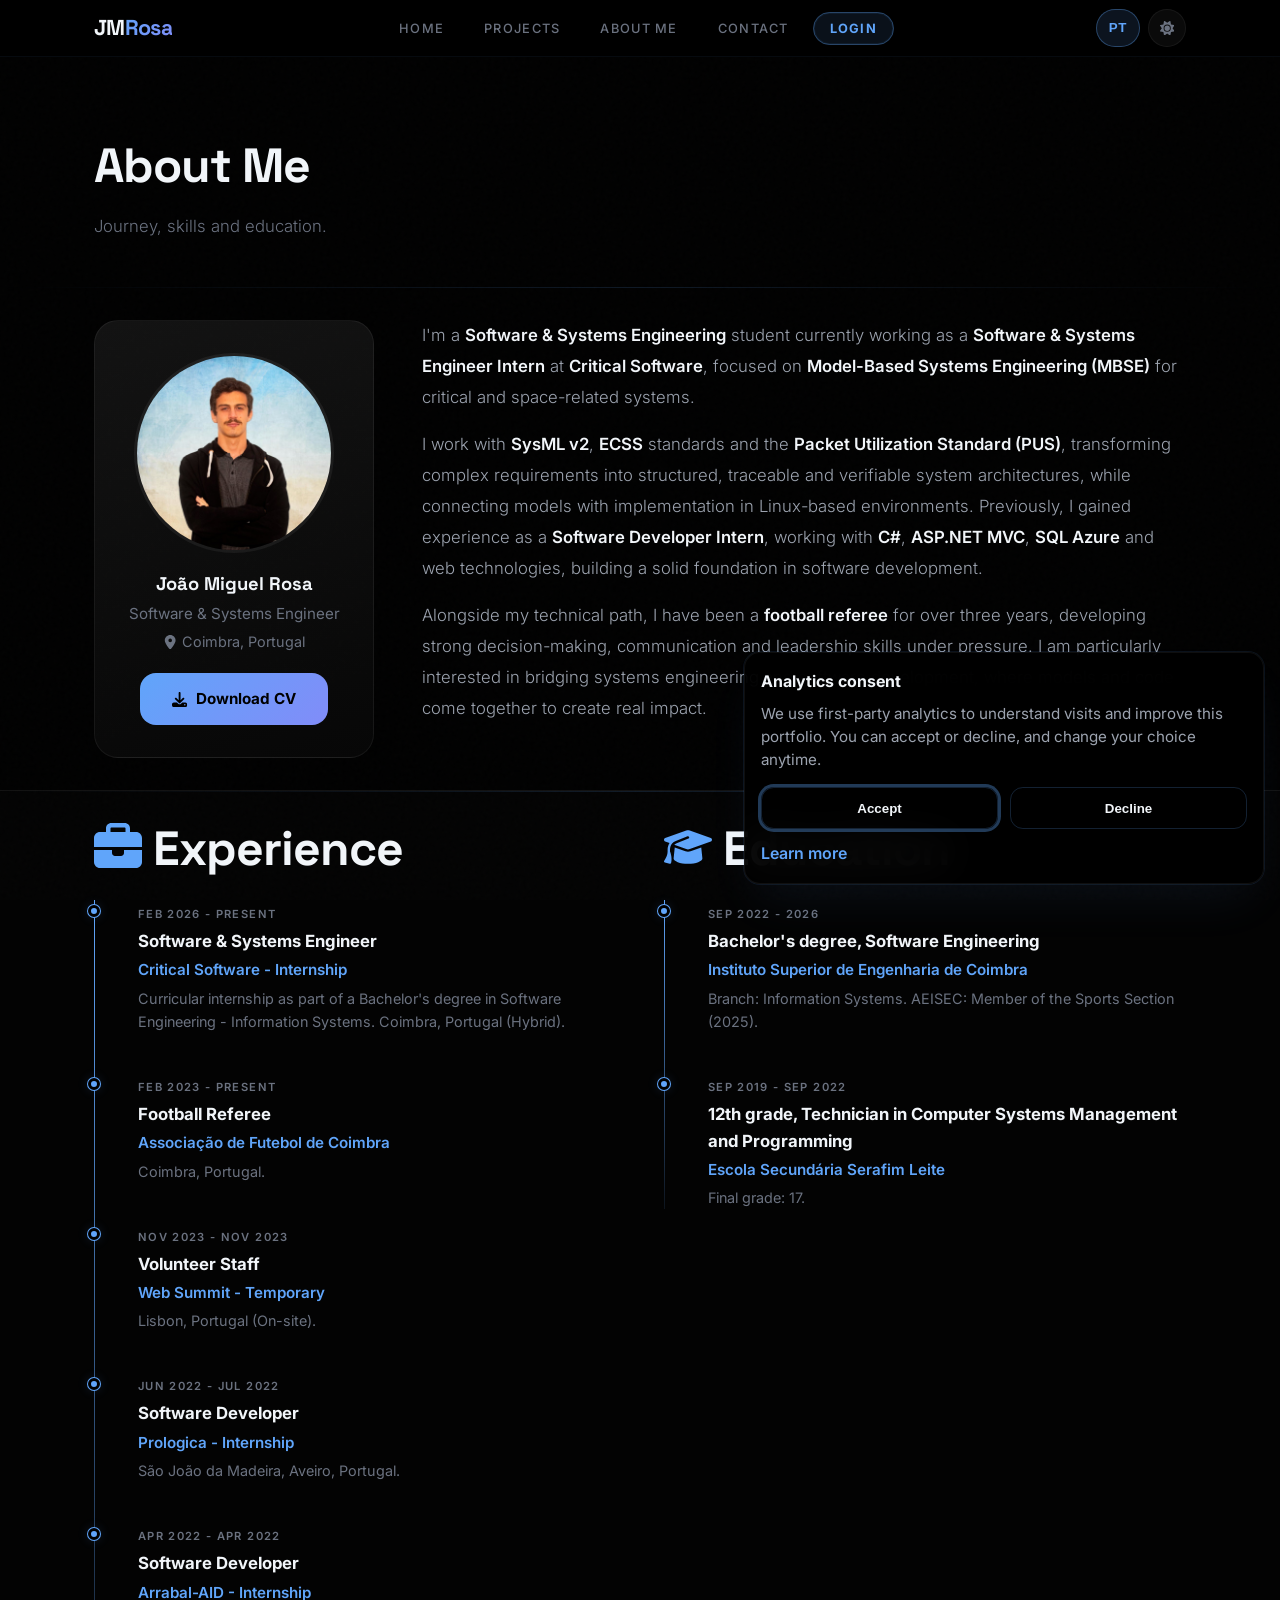
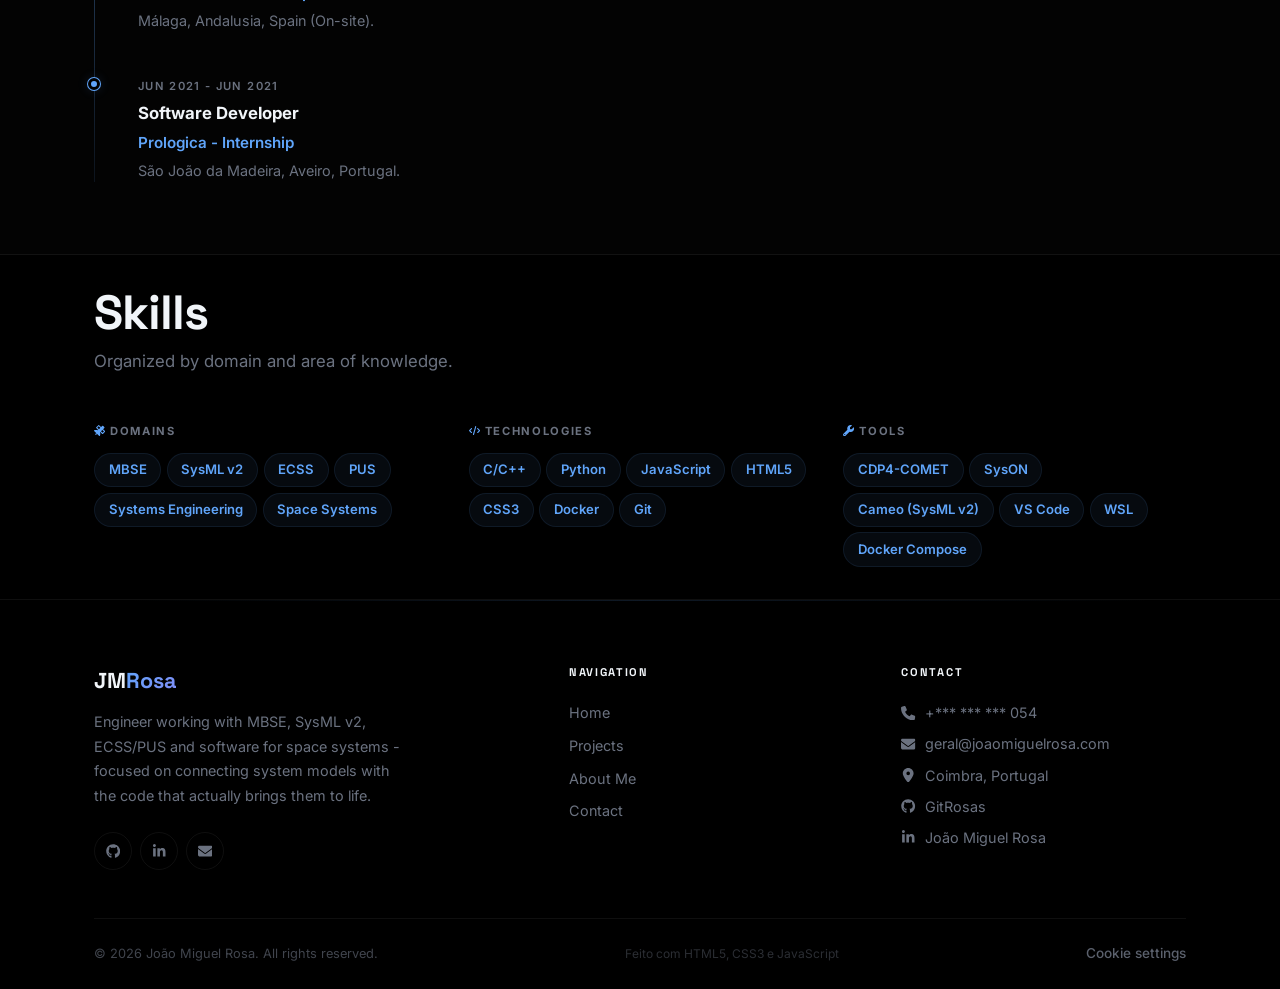
<file: about.html>
<!doctype html>
<html lang="en" class="theme-dark">
<head>
  <meta charset="UTF-8">
  <meta name="viewport" content="width=device-width, initial-scale=1.0">
  <meta name="referrer" content="strict-origin-when-cross-origin">
  <title>About Me — João Miguel Rosa</title>
  <meta name="description" content="About Me João Miguel Rosa — Education, experience, skills and journey in MBSE, SysML v2 and space systems software.">
  <meta name="author" content="João Miguel Rosa">
  <link rel="canonical" href="https://joaomiguelrosa.com/about.html">
  <meta property="og:type" content="profile">
  <meta property="og:title" content="About Me — João Miguel Rosa">
  <meta property="og:description" content="Education, experience and skills in MBSE, SysML v2, ECSS/PUS and space systems software.">
  <meta property="og:url" content="https://joaomiguelrosa.com/about.html">
  <meta property="og:image" content="https://joaomiguelrosa.com/assets/img/foto.jpg">
  <meta name="twitter:card" content="summary">
  <meta name="twitter:title" content="About Me — João Miguel Rosa">
  <meta name="twitter:description" content="Education, experience and skills in MBSE, SysML v2 and space systems.">
  <link rel="icon" href="assets/img/foto.jpg" type="image/jpeg">
  <link rel="preconnect" href="https://fonts.googleapis.com">
  <link rel="preconnect" href="https://fonts.gstatic.com" crossorigin>
  <link rel="stylesheet" href="https://fonts.googleapis.com/css2?family=Inter:wght@300;400;500;600;700&family=Space+Grotesk:wght@500;600;700;800;900&display=swap" media="print" data-defer-css>
  <noscript><link rel="stylesheet" href="https://fonts.googleapis.com/css2?family=Inter:wght@300;400;500;600;700&family=Space+Grotesk:wght@500;600;700;800;900&display=swap"></noscript>
  <link rel="stylesheet" href="assets/css/styles.css">
  <link rel="manifest" href="/manifest.webmanifest">
  <meta name="theme-color" content="#0a0e1a">
  <meta name="apple-mobile-web-app-capable" content="yes">
  <meta name="apple-mobile-web-app-status-bar-style" content="black-translucent">
  <meta name="apple-mobile-web-app-title" content="JM Rosa">
  <link rel="apple-touch-icon" href="/assets/img/icons/apple-touch-icon.png">
  <script type="application/ld+json">
  {
    "@context": "https://schema.org",
    "@type": "Person",
    "name": "João Miguel Rosa",
    "jobTitle": "MBSE & Software Engineer (Space Systems)",
    "url": "https://joaomiguelrosa.com/",
    "image": "https://joaomiguelrosa.com/assets/img/foto.jpg",
    "address": { "@type": "PostalAddress", "addressLocality": "Coimbra", "addressCountry": "PT" },
    "sameAs": [ "https://github.com/GitRosas", "https://www.linkedin.com/in/joaorosa0409/" ]
  }
  </script>
</head>
<body>

  <div class="page-loader" aria-hidden="true"><div class="loader-spinner"></div></div>
  <a class="skip-link" href="#main-content">Skip to main content</a>

<!-- Navbar -->
  <nav class="navbar" id="navbar" aria-label="Main navigation"></nav>

  <main id="main-content">

    <section class="page-header">
      <div class="container">
        <h1>About Me</h1>
        <p>Journey, skills and education.</p>
      </div>
    </section>

    <!-- Bio -->
    <section class="section">
      <div class="container bio-grid">
        <div class="bio-sidebar reveal-left">
          <img src="assets/img/foto.jpg" alt="Photo of João Miguel Rosa" class="avatar" loading="lazy">
          <h2 class="bio-name">João Miguel Rosa</h2>
          <p class="bio-role">Software &amp; Systems Engineer</p>
          <p class="bio-location"><svg class="icon" aria-hidden="true"><use href="assets/img/icons.svg#location-dot"></use></svg> Coimbra, Portugal</p>
          <a href="assets/data/LastCVEN.pdf" class="btn btn-primary" target="_blank" rel="noopener noreferrer"><svg class="icon" aria-hidden="true"><use href="assets/img/icons.svg#download"></use></svg> Download CV</a>
        </div>
        <div class="bio-content reveal-right">
          <p>I'm a <strong>Software &amp; Systems Engineering</strong> student currently working as a <strong>Software &amp; Systems Engineer Intern</strong> at <strong>Critical Software</strong>, focused on <strong>Model-Based Systems Engineering (MBSE)</strong> for critical and space-related systems.</p>
          <p>I work with <strong>SysML v2</strong>, <strong>ECSS</strong> standards and the <strong>Packet Utilization Standard (PUS)</strong>, transforming complex requirements into structured, traceable and verifiable system architectures, while connecting models with implementation in Linux-based environments. Previously, I gained experience as a <strong>Software Developer Intern</strong>, working with <strong>C#</strong>, <strong>ASP.NET MVC</strong>, <strong>SQL Azure</strong> and web technologies, building a solid foundation in software development.</p>
          <p>Alongside my technical path, I have been a <strong>football referee</strong> for over three years, developing strong decision-making, communication and leadership skills under pressure. I am particularly interested in bridging systems engineering and software development, where models and code come together to create real impact.</p>
        </div>
      </div>
    </section>

    <!-- Experience & Education -->
    <section class="section section-alt">
      <div class="container two-col">
        <div class="reveal-left">
          <h2 class="section-title"><svg class="icon icon-accent" aria-hidden="true"><use href="assets/img/icons.svg#briefcase"></use></svg> Experience</h2>
          <div class="timeline">
            <div class="timeline-item">
              <span class="timeline-date">Feb 2026 — Present</span>
              <h3 class="timeline-title">Software &amp; Systems Engineer</h3>
              <span class="timeline-org">Critical Software — Internship</span>
              <p class="timeline-desc">Curricular internship as part of a Bachelor's degree in Software Engineering - Information Systems. Coimbra, Portugal (Hybrid).</p>
            </div>
            <div class="timeline-item">
              <span class="timeline-date">Feb 2023 — Present</span>
              <h3 class="timeline-title">Football Referee</h3>
              <span class="timeline-org">Associação de Futebol de Coimbra</span>
              <p class="timeline-desc">Coimbra, Portugal.</p>
            </div>
            <div class="timeline-item">
              <span class="timeline-date">Nov 2023 — Nov 2023</span>
              <h3 class="timeline-title">Volunteer Staff</h3>
              <span class="timeline-org">Web Summit — Temporary</span>
              <p class="timeline-desc">Lisbon, Portugal (On-site).</p>
            </div>
            <div class="timeline-item">
              <span class="timeline-date">Jun 2022 — Jul 2022</span>
              <h3 class="timeline-title">Software Developer</h3>
              <span class="timeline-org">Prologica — Internship</span>
              <p class="timeline-desc">São João da Madeira, Aveiro, Portugal.</p>
            </div>
            <div class="timeline-item">
              <span class="timeline-date">Apr 2022 — Apr 2022</span>
              <h3 class="timeline-title">Software Developer</h3>
              <span class="timeline-org">Arrabal-AID — Internship</span>
              <p class="timeline-desc">Málaga, Andalusia, Spain (On-site).</p>
            </div>
            <div class="timeline-item">
              <span class="timeline-date">Jun 2021 — Jun 2021</span>
              <h3 class="timeline-title">Software Developer</h3>
              <span class="timeline-org">Prologica — Internship</span>
              <p class="timeline-desc">São João da Madeira, Aveiro, Portugal.</p>
            </div>
          </div>
        </div>
        <div class="reveal-right">
          <h2 class="section-title"><svg class="icon icon-accent" aria-hidden="true"><use href="assets/img/icons.svg#graduation-cap"></use></svg> Education</h2>
          <div class="timeline">
            <div class="timeline-item">
              <span class="timeline-date">Sep 2022 — 2026</span>
              <h3 class="timeline-title">Bachelor's degree, Software Engineering</h3>
              <span class="timeline-org">Instituto Superior de Engenharia de Coimbra</span>
              <p class="timeline-desc">Branch: Information Systems. AEISEC: Member of the Sports Section (2025).</p>
            </div>
            <div class="timeline-item">
              <span class="timeline-date">Sep 2019 — Sep 2022</span>
              <h3 class="timeline-title">12th grade, Technician in Computer Systems Management and Programming</h3>
              <span class="timeline-org">Escola Secundária Serafim Leite</span>
              <p class="timeline-desc">Final grade: 17.</p>
            </div>
          </div>
        </div>
      </div>
    </section>

    <!-- Skills -->
    <section class="section" aria-labelledby="skills-heading">
      <div class="container">
        <h2 class="section-title" id="skills-heading">Skills</h2>
        <p class="section-subtitle">Organized by domain and area of knowledge.</p>
        <div class="skills-grid">
          <div class="reveal">
            <h3 class="skill-group-title"><svg class="icon icon-accent" aria-hidden="true"><use href="assets/img/icons.svg#satellite"></use></svg> Domains</h3>
            <div class="skill-badges">
              <span class="skill-badge">MBSE</span><span class="skill-badge">SysML v2</span><span class="skill-badge">ECSS</span><span class="skill-badge">PUS</span><span class="skill-badge">Systems Engineering</span><span class="skill-badge">Space Systems</span>
            </div>
          </div>
          <div class="reveal">
            <h3 class="skill-group-title"><svg class="icon icon-accent" aria-hidden="true"><use href="assets/img/icons.svg#code"></use></svg> Technologies</h3>
            <div class="skill-badges">
              <span class="skill-badge">C/C++</span><span class="skill-badge">Python</span><span class="skill-badge">JavaScript</span><span class="skill-badge">HTML5</span><span class="skill-badge">CSS3</span><span class="skill-badge">Docker</span><span class="skill-badge">Git</span>
            </div>
          </div>
          <div class="reveal">
            <h3 class="skill-group-title"><svg class="icon icon-accent" aria-hidden="true"><use href="assets/img/icons.svg#wrench"></use></svg> Tools</h3>
            <div class="skill-badges">
              <span class="skill-badge">CDP4-COMET</span><span class="skill-badge">SysON</span><span class="skill-badge">Cameo (SysML v2)</span><span class="skill-badge">VS Code</span><span class="skill-badge">WSL</span><span class="skill-badge">Docker Compose</span>
            </div>
          </div>
        </div>
      </div>
    </section>

  </main>

  <button class="back-to-top" id="back-to-top" aria-label="Back to top" type="button">
    <svg class="icon" aria-hidden="true"><use href="assets/img/icons.svg#chevron-up"></use></svg>
  </button>

<!-- Footer -->
  <footer class="footer"></footer>

  <script src="assets/js/components.js" defer></script>
  <script src="assets/js/consent.js"></script>

  <script src="assets/js/font-loader.js" defer></script>
  <script src="assets/js/main.js" defer></script>
  <script src="/assets/js/pwa.js" defer></script>
</body>
</html>
</file>
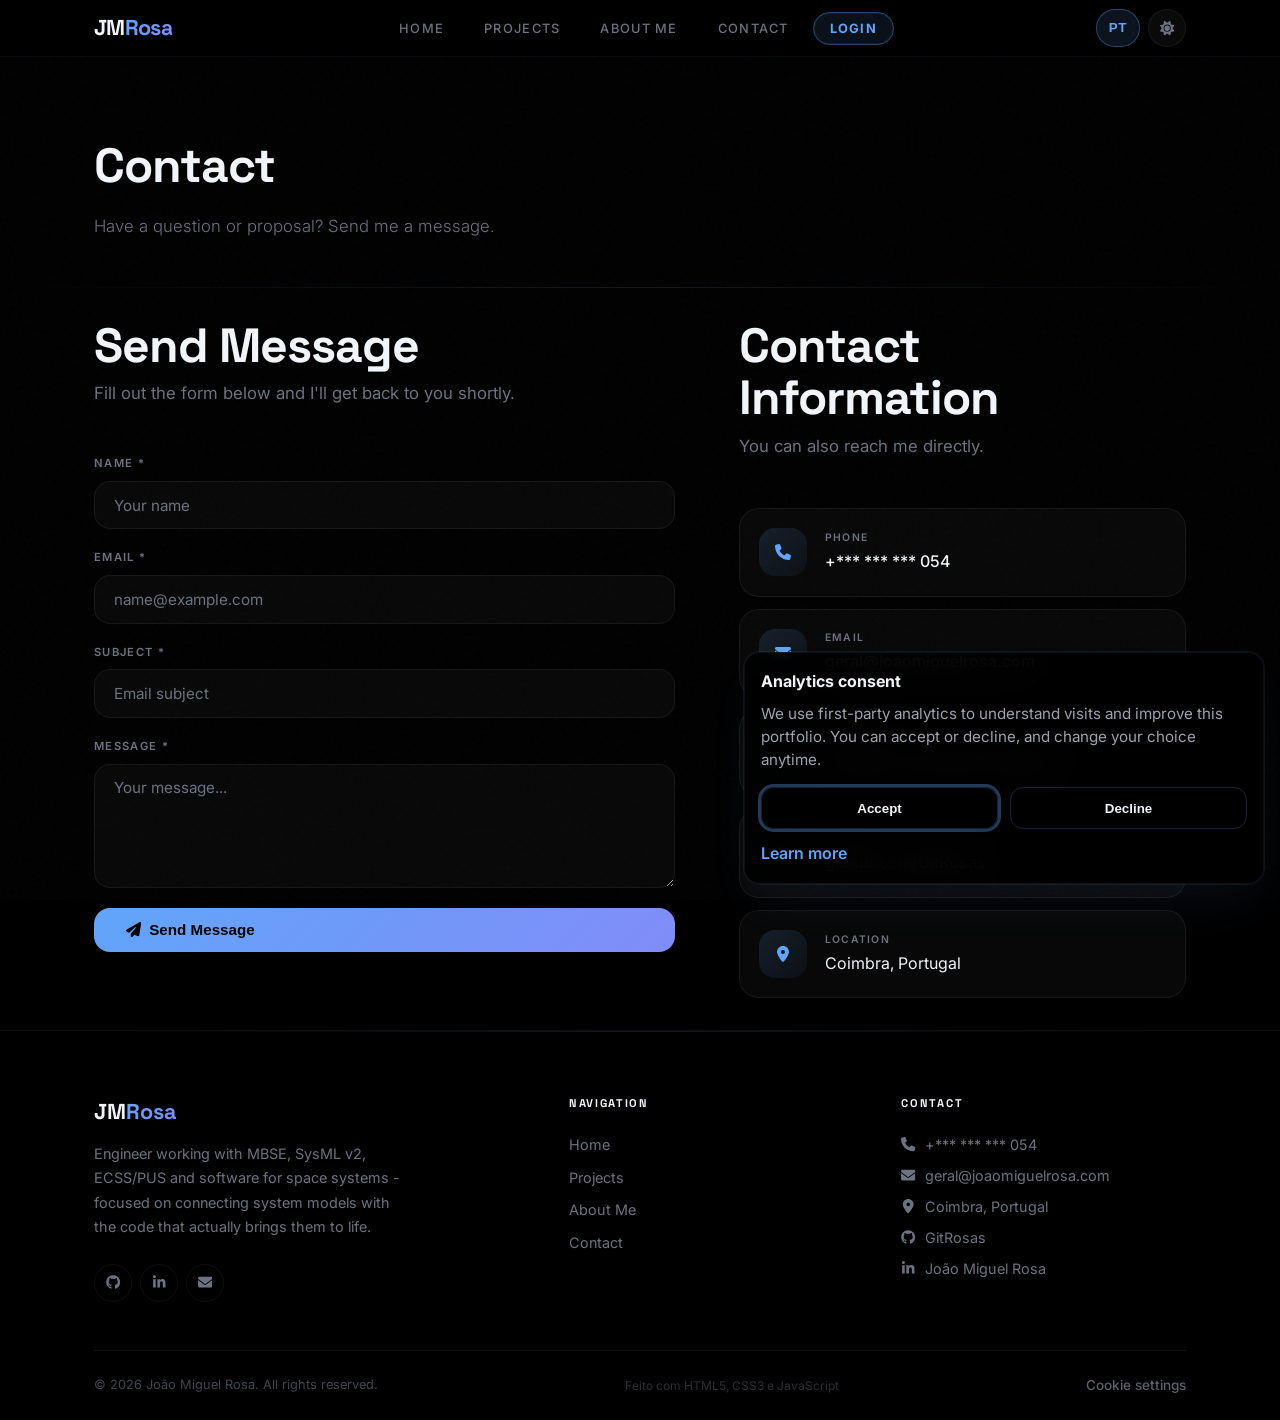
<file: contact.html>
<!doctype html>
<html lang="en" class="theme-dark">
<head>
  <meta charset="UTF-8">
  <meta name="viewport" content="width=device-width, initial-scale=1.0">
  <meta name="referrer" content="strict-origin-when-cross-origin">
  <title>Contact — João Miguel Rosa</title>
  <meta name="description" content="Get in touch with João Miguel Rosa — contact form, email, GitHub and LinkedIn.">
  <meta name="author" content="João Miguel Rosa">
  <link rel="canonical" href="https://joaomiguelrosa.com/contact.html">
  <meta property="og:type" content="website">
  <meta property="og:title" content="Contact — João Miguel Rosa">
  <meta property="og:description" content="Get in touch — contact form, email, GitHub and LinkedIn.">
  <meta property="og:url" content="https://joaomiguelrosa.com/contact.html">
  <meta property="og:image" content="https://joaomiguelrosa.com/assets/img/foto.jpg">
  <meta name="twitter:card" content="summary">
  <meta name="twitter:title" content="Contact — João Miguel Rosa">
  <meta name="twitter:description" content="Get in touch — contact form, email, GitHub and LinkedIn.">
  <link rel="icon" href="assets/img/foto.jpg" type="image/jpeg">
  <link rel="preconnect" href="https://fonts.googleapis.com">
  <link rel="preconnect" href="https://fonts.gstatic.com" crossorigin>
  <link rel="stylesheet" href="https://fonts.googleapis.com/css2?family=Inter:wght@300;400;500;600;700&family=Space+Grotesk:wght@500;600;700;800;900&display=swap" media="print" data-defer-css>
  <noscript><link rel="stylesheet" href="https://fonts.googleapis.com/css2?family=Inter:wght@300;400;500;600;700&family=Space+Grotesk:wght@500;600;700;800;900&display=swap"></noscript>
  <link rel="stylesheet" href="assets/css/styles.css">
  <link rel="manifest" href="/manifest.webmanifest">
  <meta name="theme-color" content="#0a0e1a">
  <meta name="apple-mobile-web-app-capable" content="yes">
  <meta name="apple-mobile-web-app-status-bar-style" content="black-translucent">
  <meta name="apple-mobile-web-app-title" content="JM Rosa">
  <link rel="apple-touch-icon" href="/assets/img/icons/apple-touch-icon.png">
</head>
<body>

  <div class="page-loader" aria-hidden="true"><div class="loader-spinner"></div></div>
  <a class="skip-link" href="#main-content">Skip to main content</a>

<!-- Navbar -->
  <nav class="navbar" id="navbar" aria-label="Main navigation"></nav>

  <main id="main-content">

    <section class="page-header">
      <div class="container">
        <h1>Contact</h1>
        <p>Have a question or proposal? Send me a message.</p>
      </div>
    </section>

    <section class="section">
      <div class="container contact-grid">

        <!-- Form -->
        <div class="reveal-left">
          <h2 class="section-title">Send Message</h2>
          <p class="section-subtitle">Fill out the form below and I'll get back to you shortly.</p>
          <form id="contact-form" class="contact-form" action="#" method="POST" novalidate data-endpoint="https://api.joaomiguelrosa.com/contact">
            <div class="form-group">
              <label for="contact-name" class="form-label">Name <span aria-hidden="true">*</span></label>
              <input type="text" class="form-input" id="contact-name" name="name" placeholder="Your name" required minlength="2" autocomplete="name" aria-required="true">
              <span class="form-error">Please enter your name (min. 2 characters).</span>
            </div>
            <div class="form-group">
              <label for="contact-email" class="form-label">Email <span aria-hidden="true">*</span></label>
              <input type="email" class="form-input" id="contact-email" name="email" placeholder="name@example.com" required autocomplete="email" aria-required="true">
              <span class="form-error">Please enter a valid email address.</span>
            </div>
            <div class="form-group">
              <label for="contact-subject" class="form-label">Subject <span aria-hidden="true">*</span></label>
              <input type="text" class="form-input" id="contact-subject" name="subject" placeholder="Email subject" required minlength="3" aria-required="true">
              <span class="form-error">Please enter a subject (min. 3 characters).</span>
            </div>
            <div class="form-group">
              <label for="contact-message" class="form-label">Message <span aria-hidden="true">*</span></label>
              <textarea class="form-input" id="contact-message" name="message" rows="5" placeholder="Your message..." required minlength="10" aria-required="true"></textarea>
              <span class="form-error">Please write a message (min. 10 characters).</span>
            </div>
            <div class="honeypot-field" aria-hidden="true">
              <label for="contact-hp">Do not fill</label>
              <input type="text" id="contact-hp" name="_gotcha" tabindex="-1" autocomplete="off">
            </div>
            <button type="submit" class="btn btn-primary"><svg class="icon" aria-hidden="true"><use href="assets/img/icons.svg#paper-plane"></use></svg> Send Message</button>
            <div class="form-alert success" id="form-alert-success" role="alert" tabindex="-1">
              <svg class="icon" aria-hidden="true"><use href="assets/img/icons.svg#circle-check"></use></svg> Message sent successfully! I'll get back to you shortly.
            </div>
            <div class="form-alert error" id="form-alert-error" role="alert" tabindex="-1">
              <svg class="icon" aria-hidden="true"><use href="assets/img/icons.svg#circle-xmark"></use></svg> An error occurred sending the message.
            </div>
          </form>
        </div>

        <!-- Info -->
        <div class="reveal-right">
          <h2 class="section-title">Contact Information</h2>
          <p class="section-subtitle">You can also reach me directly.</p>
          <div class="contact-info-list">
            <div class="contact-info-item">
              <div class="contact-info-icon"><svg class="icon" aria-hidden="true"><use href="assets/img/icons.svg#phone"></use></svg></div>
              <div><span class="contact-info-label">Phone</span><a href="tel:+351912705054">+351 912 705 054</a></div>
            </div>
            <div class="contact-info-item">
              <div class="contact-info-icon"><svg class="icon" aria-hidden="true"><use href="assets/img/icons.svg#envelope"></use></svg></div>
              <div><span class="contact-info-label">Email</span><a href="mailto:geral@joaomiguelrosa.com">geral@joaomiguelrosa.com</a></div>
            </div>
            <div class="contact-info-item">
              <div class="contact-info-icon"><svg class="icon" aria-hidden="true"><use href="assets/img/icons.svg#linkedin-in"></use></svg></div>
              <div><span class="contact-info-label">LinkedIn</span><a href="https://www.linkedin.com/in/joaorosa0409/" target="_blank" rel="noopener noreferrer">linkedin.com/in/joaorosa0409</a></div>
            </div>
            <div class="contact-info-item">
              <div class="contact-info-icon"><svg class="icon" aria-hidden="true"><use href="assets/img/icons.svg#github"></use></svg></div>
              <div><span class="contact-info-label">GitHub</span><a href="https://github.com/GitRosas" target="_blank" rel="noopener noreferrer">github.com/GitRosas</a></div>
            </div>
            <div class="contact-info-item">
              <div class="contact-info-icon"><svg class="icon" aria-hidden="true"><use href="assets/img/icons.svg#location-dot"></use></svg></div>
              <div><span class="contact-info-label">Localização</span><span>Coimbra, Portugal</span></div>
            </div>
          </div>
        </div>

      </div>
    </section>

  </main>

  <button class="back-to-top" id="back-to-top" aria-label="Back to top" type="button">
    <svg class="icon" aria-hidden="true"><use href="assets/img/icons.svg#chevron-up"></use></svg>
  </button>

<!-- Footer -->
  <footer class="footer"></footer>

  <script src="assets/js/components.js" defer></script>
  <script src="assets/js/consent.js"></script>

  <script src="assets/js/font-loader.js" defer></script>
  <script src="assets/js/main.js" defer></script>
  <script src="/assets/js/pwa.js" defer></script>
</body>
</html>
</file>
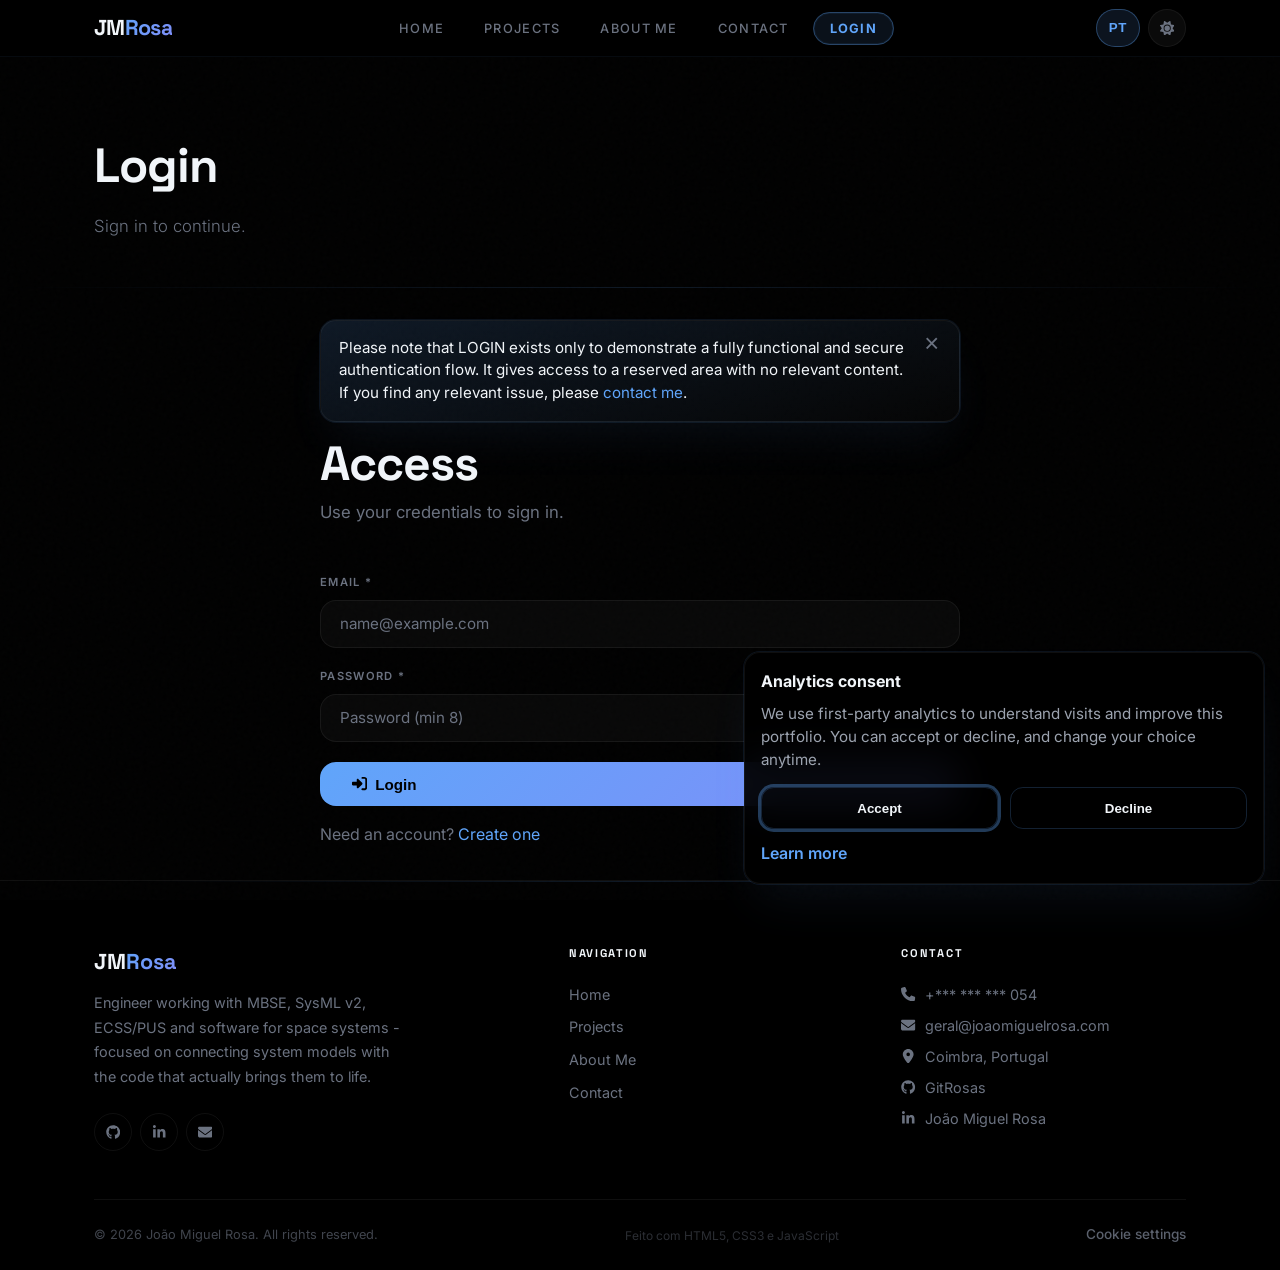
<file: dashboard.html>
<!doctype html>
<html lang="en" class="theme-dark">
<head>
  <meta charset="UTF-8">
  <meta name="viewport" content="width=device-width, initial-scale=1.0">
  <meta name="referrer" content="strict-origin-when-cross-origin">
  <title>Dashboard - João Miguel Rosa</title>
  <meta name="description" content="Private dashboard with analytics and account activity.">
  <meta name="robots" content="noindex, nofollow, noarchive">
  <meta name="author" content="João Miguel Rosa">
  <link rel="canonical" href="https://joaomiguelrosa.com/dashboard.html">
  <meta property="og:type" content="website">
  <meta property="og:title" content="Dashboard - João Miguel Rosa">
  <meta property="og:description" content="Private dashboard with analytics and account activity.">
  <meta property="og:url" content="https://joaomiguelrosa.com/dashboard.html">
  <meta property="og:image" content="https://joaomiguelrosa.com/assets/img/foto.jpg">
  <meta name="twitter:card" content="summary">
  <meta name="twitter:title" content="Dashboard - João Miguel Rosa">
  <meta name="twitter:description" content="Private dashboard with analytics and account activity.">
  <link rel="icon" href="assets/img/foto.jpg" type="image/jpeg">
  <link rel="preconnect" href="https://fonts.googleapis.com">
  <link rel="preconnect" href="https://fonts.gstatic.com" crossorigin>
  <link rel="stylesheet" href="https://fonts.googleapis.com/css2?family=Inter:wght@300;400;500;600;700&family=Space+Grotesk:wght@500;600;700;800;900&display=swap" media="print" data-defer-css>
  <noscript><link rel="stylesheet" href="https://fonts.googleapis.com/css2?family=Inter:wght@300;400;500;600;700&family=Space+Grotesk:wght@500;600;700;800;900&display=swap"></noscript>
  <link rel="stylesheet" href="assets/css/styles.css">
  <link rel="stylesheet" href="assets/css/dashboard.css">
  <link rel="manifest" href="/manifest.webmanifest">
  <meta name="theme-color" content="#0a0e1a">
  <meta name="apple-mobile-web-app-capable" content="yes">
  <meta name="apple-mobile-web-app-status-bar-style" content="black-translucent">
  <meta name="apple-mobile-web-app-title" content="JM Rosa">
  <link rel="apple-touch-icon" href="/assets/img/icons/apple-touch-icon.png">
</head>
<body>
  <div class="page-loader" aria-hidden="true"><div class="loader-spinner"></div></div>
  <a class="skip-link" href="#main-content">Skip to main content</a>

  <nav class="navbar" id="navbar" aria-label="Main navigation"></nav>

  <main id="main-content">
    <section class="page-header">
      <div class="container">
        <h1>Dashboard</h1>
        <p id="dash-greeting">Loading…</p>
      </div>
    </section>

    <section class="section">
      <div class="container">
        <div class="dash-tabs" role="tablist">
          <button class="dash-tab is-active" role="tab" data-tab="stats">Stats</button>
          <button class="dash-tab" role="tab" data-tab="projects">Projects</button>
          <button class="dash-tab" role="tab" data-tab="messages">Messages <span class="dash-badge" id="msg-unread-badge" hidden>0</span></button>
          <button class="dash-tab" role="tab" data-tab="notes">Notes</button>
        </div>

        <!-- STATS -->
        <div class="dash-panel is-active" data-panel="stats">
          <div class="dashboard-grid">
            <article class="dashboard-card"><h3>Total events</h3><p id="kpi-events">—</p></article>
            <article class="dashboard-card"><h3>Messages unread</h3><p id="kpi-msg-unread">—</p></article>
            <article class="dashboard-card"><h3>Projects published</h3><p id="kpi-proj-pub">—</p></article>
            <article class="dashboard-card"><h3>Projects drafts</h3><p id="kpi-proj-draft">—</p></article>
            <article class="dashboard-card"><h3>Logins 30d</h3><p id="kpi-logins">—</p></article>
            <article class="dashboard-card"><h3>Contacts 30d</h3><p id="kpi-contacts">—</p></article>
            <article class="dashboard-card"><h3>CV downloads 30d</h3><p id="kpi-cv">—</p></article>
            <article class="dashboard-card"><h3>Pageviews 30d</h3><p id="kpi-pageviews">—</p></article>
            <article class="dashboard-card"><h3>Visitors 30d</h3><p id="kpi-visitors">—</p></article>
            <article class="dashboard-card"><h3>Messages read</h3><p id="kpi-msg-read">—</p></article>
            <article class="dashboard-card"><h3>Registers 30d</h3><p id="kpi-register">—</p></article>
          </div>
          <div class="dashboard-panel" style="margin-top: 1.5rem;">
            <h3>Recent events</h3>
            <ul id="recent-events" class="dashboard-events"><li>Loading…</li></ul>
          </div>
        </div>

        <!-- PROJECTS -->
        <div class="dash-panel" data-panel="projects">
          <div class="dash-toolbar">
            <h2>Projects</h2>
            <button class="btn btn-primary" id="btn-new-project">+ New</button>
          </div>
          <div id="projects-list" class="dash-list"><p>Loading…</p></div>
        </div>

        <!-- MESSAGES -->
        <div class="dash-panel" data-panel="messages">
          <div class="dash-toolbar">
            <h2>Contact messages</h2>
            <button class="btn btn-outline" id="btn-refresh-messages">Refresh</button>
          </div>
          <div id="messages-list" class="dash-list"><p>Loading…</p></div>
        </div>

        <!-- NOTES -->
        <div class="dash-panel" data-panel="notes">
          <div class="dash-toolbar">
            <h2>Notes</h2>
            <button class="btn btn-primary" id="btn-new-note">+ New</button>
          </div>
          <div id="notes-list" class="dash-list"><p>Loading…</p></div>
        </div>
      </div>
    </section>
  </main>

  <!-- Modal generic -->
  <div class="dash-modal" id="dash-modal" hidden>
    <div class="dash-modal-backdrop" data-close></div>
    <div class="dash-modal-card" role="dialog" aria-modal="true" aria-labelledby="dash-modal-title">
      <header>
        <h3 id="dash-modal-title">Title</h3>
        <button class="dash-modal-close" aria-label="Close" data-close>&times;</button>
      </header>
      <div class="dash-modal-body" id="dash-modal-body"></div>
    </div>
  </div>

  <button class="back-to-top" id="back-to-top" aria-label="Back to top" type="button">
    <svg class="icon" aria-hidden="true"><use href="assets/img/icons.svg#chevron-up"></use></svg>
  </button>

  <footer class="footer"></footer>

  <script src="assets/js/components.js" defer></script>
  <script src="assets/js/consent.js"></script>
  <script src="assets/js/font-loader.js" defer></script>
  <script src="assets/js/main.js" defer></script>
  <script src="/assets/js/pwa.js" defer></script>
  <script src="assets/js/dashboard.js" defer></script>
</body>
</html>
</file>
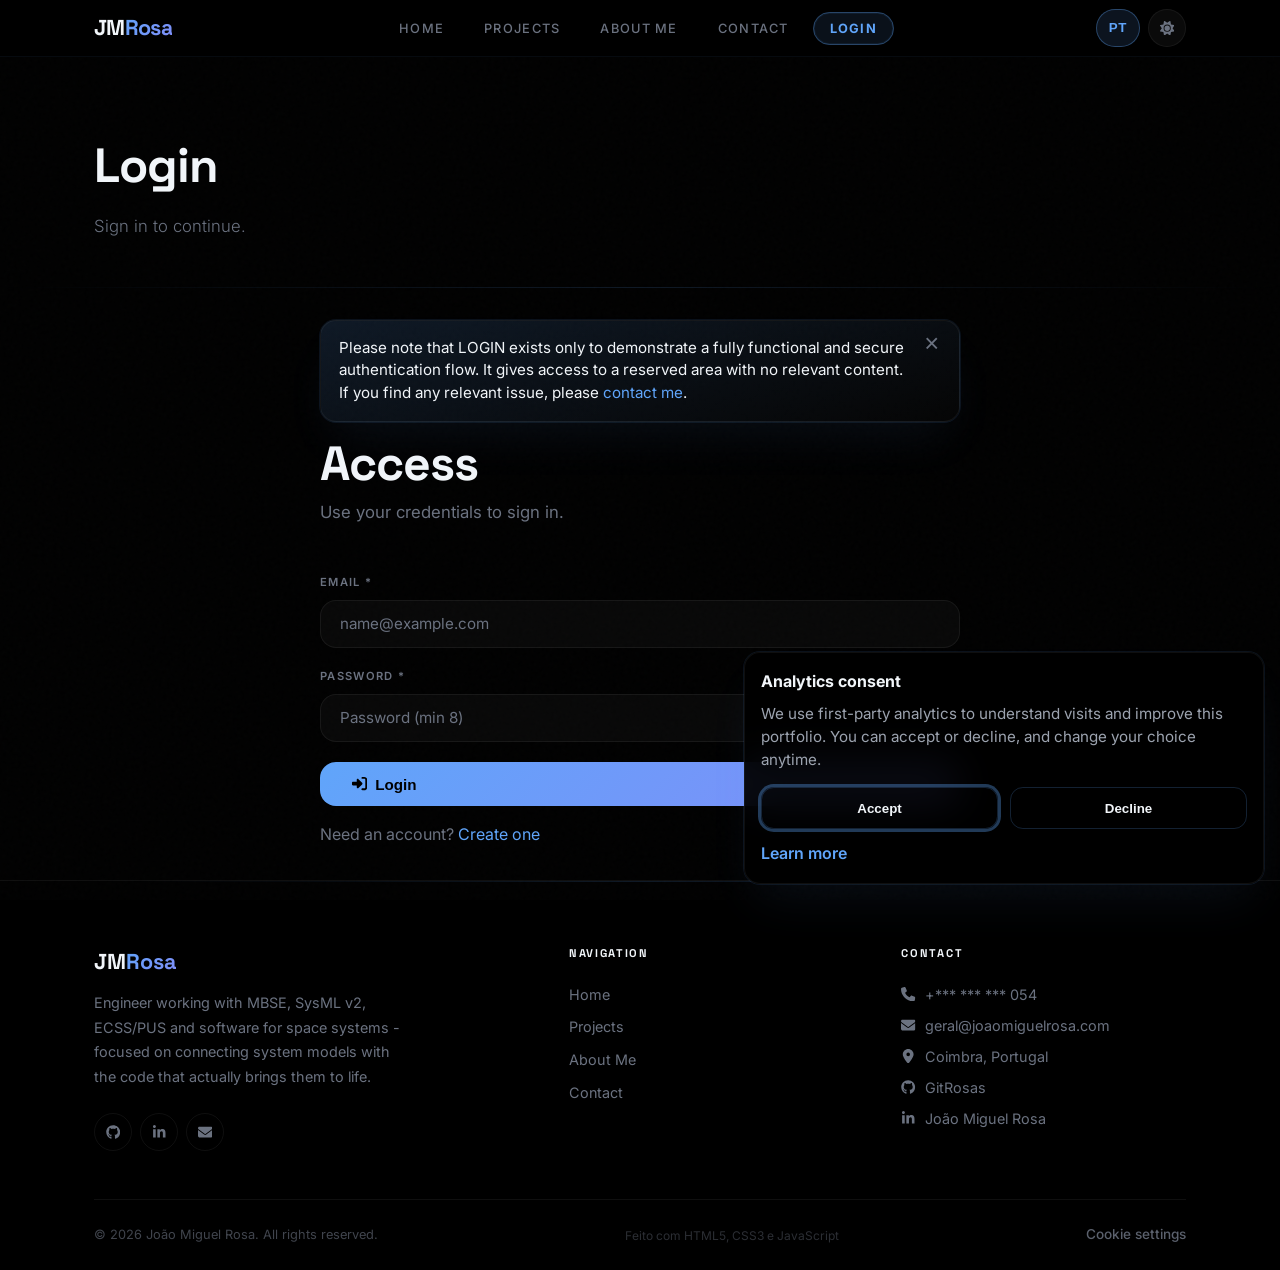
<file: login.html>
<!doctype html>
<html lang="en" class="theme-dark">
<head>
  <meta charset="UTF-8">
  <meta name="viewport" content="width=device-width, initial-scale=1.0">
  <meta name="referrer" content="strict-origin-when-cross-origin">
  <title>Login - João Miguel Rosa</title>
  <meta name="description" content="Login page for João Miguel Rosa portfolio.">
  <meta name="author" content="João Miguel Rosa">
  <link rel="canonical" href="https://joaomiguelrosa.com/login.html">
  <meta property="og:type" content="website">
  <meta property="og:title" content="Login - João Miguel Rosa">
  <meta property="og:description" content="Access the portfolio login page.">
  <meta property="og:url" content="https://joaomiguelrosa.com/login.html">
  <meta property="og:image" content="https://joaomiguelrosa.com/assets/img/foto.jpg">
  <meta name="twitter:card" content="summary">
  <meta name="twitter:title" content="Login - João Miguel Rosa">
  <meta name="twitter:description" content="Access the portfolio login page.">
  <link rel="icon" href="assets/img/foto.jpg" type="image/jpeg">
  <link rel="preconnect" href="https://fonts.googleapis.com">
  <link rel="preconnect" href="https://fonts.gstatic.com" crossorigin>
  <link rel="stylesheet" href="https://fonts.googleapis.com/css2?family=Inter:wght@300;400;500;600;700&family=Space+Grotesk:wght@500;600;700;800;900&display=swap" media="print" data-defer-css>
  <noscript><link rel="stylesheet" href="https://fonts.googleapis.com/css2?family=Inter:wght@300;400;500;600;700&family=Space+Grotesk:wght@500;600;700;800;900&display=swap"></noscript>
  <link rel="stylesheet" href="assets/css/styles.css">
  <link rel="manifest" href="/manifest.webmanifest">
  <meta name="theme-color" content="#0a0e1a">
  <meta name="apple-mobile-web-app-capable" content="yes">
  <meta name="apple-mobile-web-app-status-bar-style" content="black-translucent">
  <meta name="apple-mobile-web-app-title" content="JM Rosa">
  <link rel="apple-touch-icon" href="/assets/img/icons/apple-touch-icon.png">
  <script src="https://challenges.cloudflare.com/turnstile/v0/api.js" async defer></script>
</head>
<body>

  <div class="page-loader" aria-hidden="true"><div class="loader-spinner"></div></div>
  <a class="skip-link" href="#main-content">Skip to main content</a>

<!-- Navbar -->
  <nav class="navbar" id="navbar" aria-label="Main navigation"></nav>

  <main id="main-content">
    <section class="page-header">
      <div class="container">
        <h1 data-i18n="pages.loginTitle">Login</h1>
        <p data-i18n="pages.loginSubtitle">Sign in to continue.</p>
      </div>
    </section>

    <section class="section">
      <div class="container">
        <div class="reveal auth-card-wrap">
          <h2 class="section-title" data-i18n="pages.accessTitle">Access</h2>
          <p class="section-subtitle" data-i18n="pages.accessSubtitle">Use your credentials to sign in.</p>

          <div id="login-step">
            <form id="login-form" class="contact-form" data-auth="supabase-otp" novalidate>
            <div class="form-group">
              <label for="login-email" class="form-label"><span data-i18n="labels.email">Email</span> <span aria-hidden="true">*</span></label>
              <input type="email" class="form-input" id="login-email" name="email" placeholder="name@example.com" data-i18n-placeholder="contact.placeholderEmail" required autocomplete="email" aria-required="true">
              <span class="form-error" data-i18n="contact.errorEmail">Please enter a valid email address.</span>
            </div>
            <div class="form-group">
              <label for="login-password" class="form-label"><span data-i18n="labels.password">Password</span> <span aria-hidden="true">*</span></label>
              <input type="password" class="form-input" id="login-password" name="password" placeholder="Your password" data-i18n-placeholder="register.placeholderPassword" required minlength="8" autocomplete="current-password" aria-required="true">
              <span class="form-error" data-i18n="register.errorPassword">Please enter your password (min. 4 characters).</span>
            </div>

            <div class="form-group form-group-top-gap">
              <div id="cf-turnstile-login"></div>
            </div>

            <button type="submit" class="btn btn-primary"><svg class="icon" aria-hidden="true"><use href="assets/img/icons.svg#right-to-bracket"></use></svg> <span data-i18n="nav.login">Login</span></button>

            <div class="form-alert success" id="login-alert-success" role="alert" tabindex="-1">
              <svg class="icon" aria-hidden="true"><use href="assets/img/icons.svg#circle-check"></use></svg> <span data-i18n="labels.loginSuccess">Login successful. Redirecting...</span>
            </div>
            <div class="form-alert error" id="login-alert-error" role="alert" tabindex="-1">
              <svg class="icon" aria-hidden="true"><use href="assets/img/icons.svg#circle-xmark"></use></svg> <span data-i18n="labels.loginInvalid">Invalid credentials.</span>
            </div>
            </form>
            <p class="hint-text">
              <span data-i18n="login.needAccount">Need an account?</span> <a href="register.html" data-i18n="login.createOne">Create one</a>
            </p>
          </div>
          <!-- Passo 2: Código OTP (escondido por defeito) -->
<div id="otp-step" hidden>
  <h3 class="section-title" data-i18n="login.otpTitle">Verify code</h3>
  <p class="section-subtitle" data-i18n="login.otpSubtitle">We’ve sent an 8-digit code to your email.</p>

  <div class="form-group">
    <label for="otp-code" class="form-label"><span data-i18n="login.otpCodeLabel">8-digit code</span> <span aria-hidden="true">*</span></label>
    <input id="otp-code" class="form-input" inputmode="numeric" pattern="[0-9]*" maxlength="8"
           placeholder="••••••••" data-i18n-placeholder="login.otpCodePlaceholder" autocomplete="one-time-code" required />
    <span class="form-error" data-i18n="login.otpCodeError">Please enter the 8-digit code.</span>
  </div>

  <div class="btn-row btn-row-inline">
    <button id="otp-verify" class="btn btn-primary" type="button">
      <svg class="icon" aria-hidden="true"><use href="assets/img/icons.svg#unlock"></use></svg> <span data-i18n="login.otpVerify">Verify code</span>
    </button>
    <button id="otp-resend" class="btn btn-secondary" type="button">
      <svg class="icon" aria-hidden="true"><use href="assets/img/icons.svg#paper-plane"></use></svg> <span data-i18n="login.otpResend">Resend</span>
    </button>
    <button id="otp-cancel" class="btn btn-ghost" type="button" data-i18n="login.otpCancel">Cancel</button>
  </div>

  <div class="form-alert error alert-top-gap" id="otp-alert-error" role="alert" tabindex="-1">
    <svg class="icon" aria-hidden="true"><use href="assets/img/icons.svg#circle-xmark"></use></svg>
    <span data-i18n="login.otpInvalidOrExpired">Invalid or expired code. Try again or resend.</span>
  </div>
  <div class="form-alert success alert-top-gap" id="otp-alert-success" role="alert" tabindex="-1">
    <svg class="icon" aria-hidden="true"><use href="assets/img/icons.svg#circle-check"></use></svg>
    <span data-i18n="login.otpVerifiedRedirecting">Code verified. Redirecting...</span>
  </div>
</div>

        </div>
      </div>
    </section>
  </main>

  <button class="back-to-top" id="back-to-top" aria-label="Back to top" type="button">
    <svg class="icon" aria-hidden="true"><use href="assets/img/icons.svg#chevron-up"></use></svg>
  </button>

<!-- Footer -->
  <footer class="footer"></footer>

  <script type="module" src="assets/js/login.js"></script>

<script src="assets/js/components.js" defer></script>
  <script src="assets/js/consent.js"></script>

<script src="assets/js/font-loader.js" defer></script>
  <script src="assets/js/main.js" defer></script>
  <script src="/assets/js/pwa.js" defer></script>

<div id="captcha-overlay" class="captcha-overlay" hidden>
  <div id="captcha-box" class="captcha-box">
    <div id="cf-turnstile-dynamic"></div>
  </div>
</div>

</body>
</html>
</file>
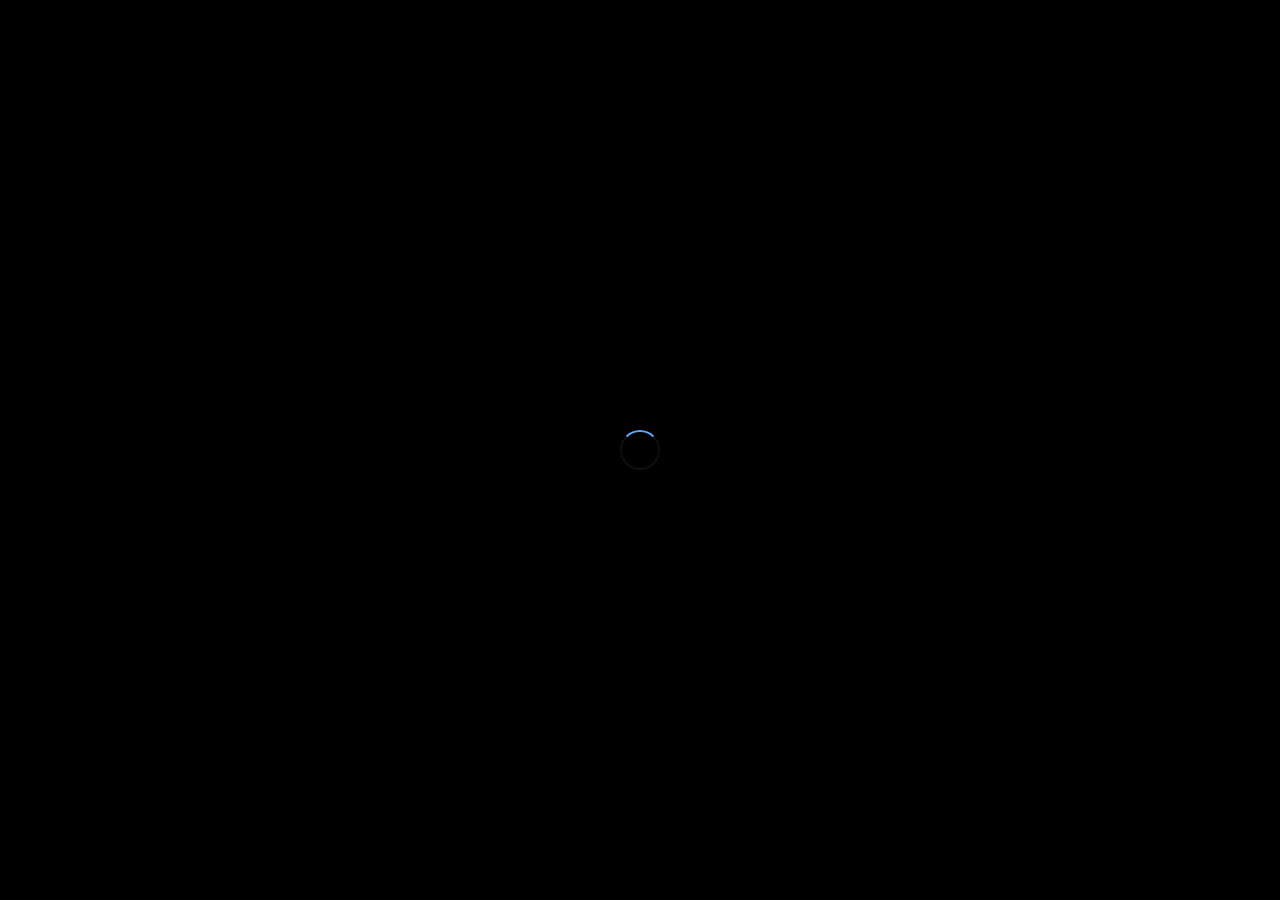
<file: offline.html>
<!doctype html>
<html lang="en" class="theme-dark">
<head>
  <meta charset="UTF-8">
  <meta name="viewport" content="width=device-width, initial-scale=1.0">
  <meta name="referrer" content="strict-origin-when-cross-origin">
  <meta name="theme-color" content="#0a0e1a">
  <meta name="apple-mobile-web-app-capable" content="yes">
  <meta name="apple-mobile-web-app-status-bar-style" content="black-translucent">
  <meta name="apple-mobile-web-app-title" content="JM Rosa">
  <title>Offline — João Miguel Rosa</title>
  <meta name="description" content="Offline fallback page for the João Miguel Rosa portfolio.">
  <link rel="manifest" href="/manifest.webmanifest">
  <link rel="apple-touch-icon" href="/assets/img/icons/apple-touch-icon.png">
  <link rel="preconnect" href="https://fonts.googleapis.com">
  <link rel="preconnect" href="https://fonts.gstatic.com" crossorigin>
  <link rel="stylesheet" href="https://fonts.googleapis.com/css2?family=Inter:wght@300;400;500;600;700&family=Space+Grotesk:wght@500;600;700;800;900&display=swap" media="print" data-defer-css>
  <noscript><link rel="stylesheet" href="https://fonts.googleapis.com/css2?family=Inter:wght@300;400;500;600;700&family=Space+Grotesk:wght@500;600;700;800;900&display=swap"></noscript>
  <link rel="stylesheet" href="/assets/css/styles.css">
</head>
<body>
  <div class="page-loader" aria-hidden="true"><div class="loader-spinner"></div></div>
  <a class="skip-link" href="#main-content">Skip to main content</a>

  <main id="main-content">
    <section class="page-header">
      <div class="container">
        <h1 data-i18n="offline.title">You are offline</h1>
        <p data-i18n="offline.message">No internet connection. Some features require you to be online. Please reconnect and try again.</p>
      </div>
    </section>
    <section class="section">
      <div class="container text-center">
        <div class="cta-actions">
          <button id="retry-btn" class="btn btn-primary" type="button" data-i18n="offline.retry">Retry</button>
          <a href="/" class="btn btn-outline" data-i18n="offline.home">Go home</a>
        </div>
      </div>
    </section>
  </main>

  <script src="/assets/js/font-loader.js" defer></script>
  <script src="/assets/js/offline.js" defer></script>
  <script src="/assets/js/pwa.js" defer></script>
</body>
</html>
</file>
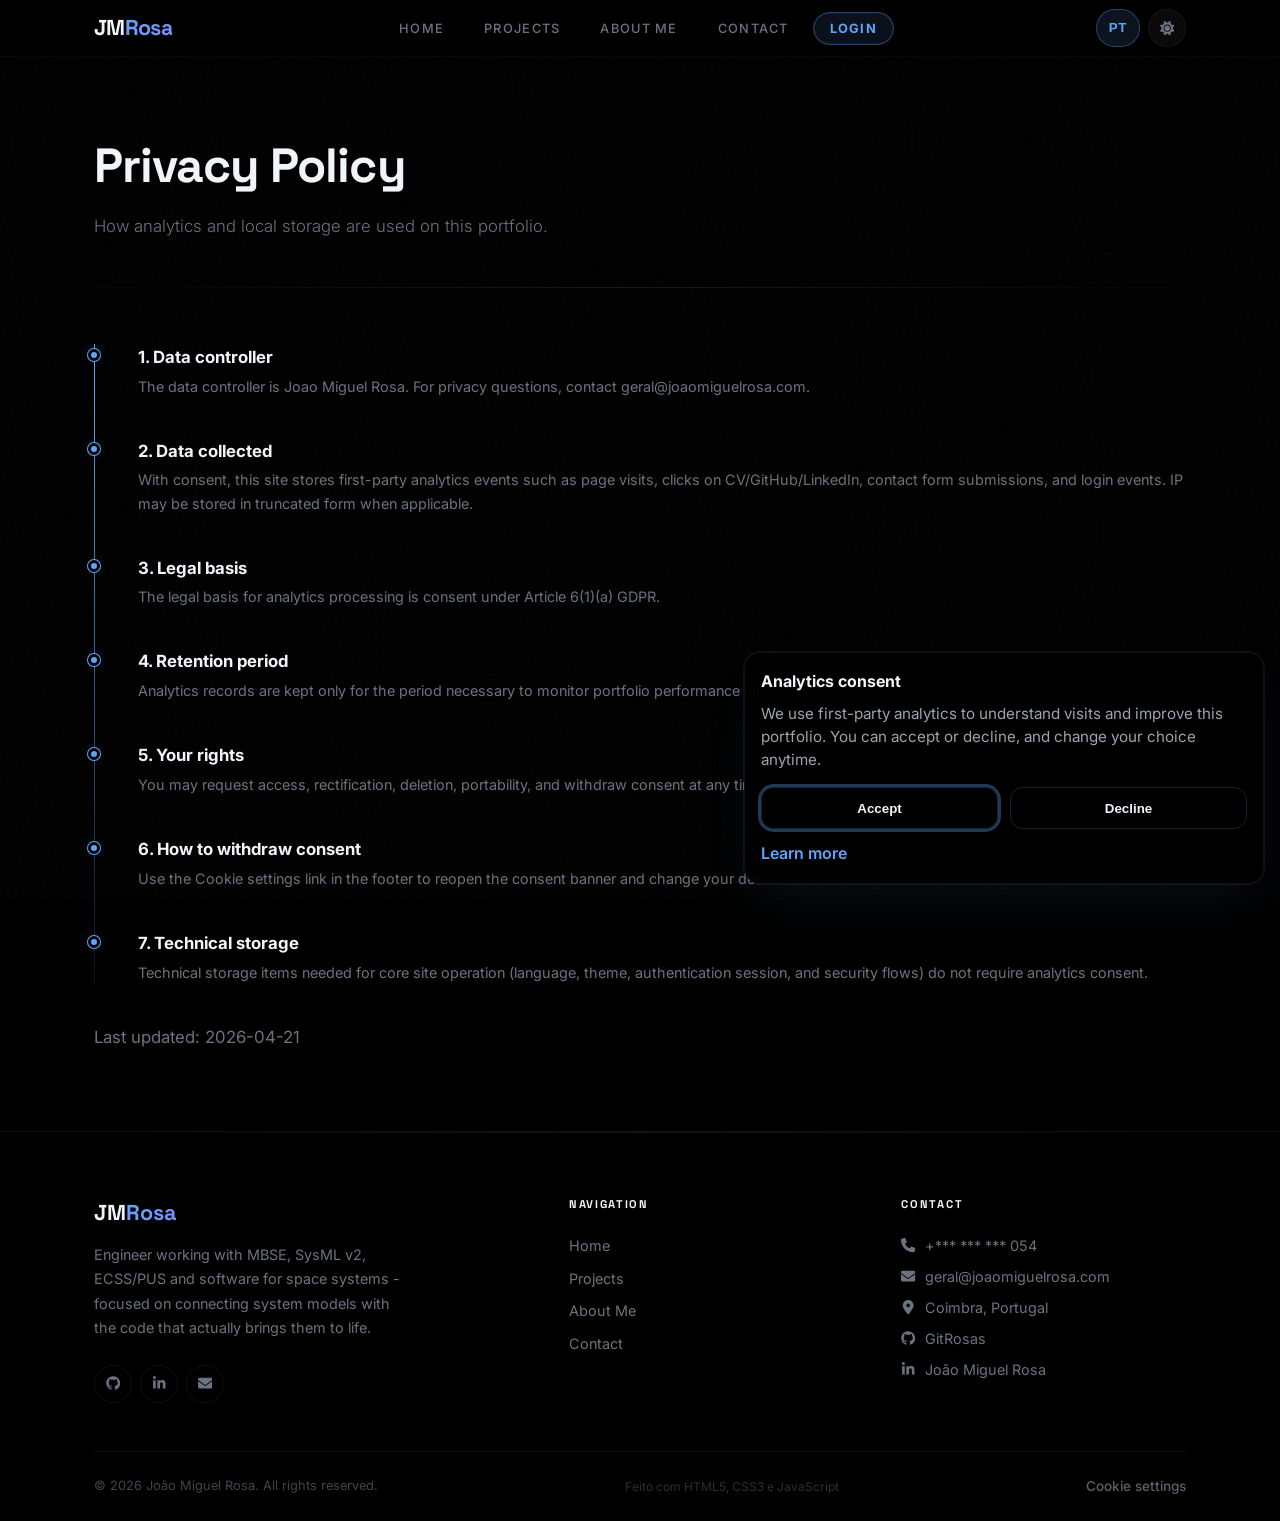
<file: privacy.html>
<!doctype html>
<html lang="en" class="theme-dark">
<head>
  <meta charset="UTF-8">
  <meta name="viewport" content="width=device-width, initial-scale=1.0">
  <meta name="referrer" content="strict-origin-when-cross-origin">
  <title>Privacy Policy - João Miguel Rosa</title>
  <meta name="description" content="Privacy policy for joaomiguelrosa.com: analytics consent, data usage, retention, and user rights.">
  <meta name="author" content="João Miguel Rosa">
  <link rel="canonical" href="https://joaomiguelrosa.com/privacy.html">
  <meta property="og:type" content="website">
  <meta property="og:title" content="Privacy Policy - João Miguel Rosa">
  <meta property="og:description" content="How analytics and local storage are used on this portfolio.">
  <meta property="og:url" content="https://joaomiguelrosa.com/privacy.html">
  <meta property="og:image" content="https://joaomiguelrosa.com/assets/img/foto.jpg">
  <meta name="twitter:card" content="summary">
  <meta name="twitter:title" content="Privacy Policy - João Miguel Rosa">
  <meta name="twitter:description" content="How analytics and local storage are used on this portfolio.">
  <link rel="icon" href="assets/img/foto.jpg" type="image/jpeg">
  <link rel="preconnect" href="https://fonts.googleapis.com">
  <link rel="preconnect" href="https://fonts.gstatic.com" crossorigin>
  <link rel="stylesheet" href="https://fonts.googleapis.com/css2?family=Inter:wght@300;400;500;600;700&family=Space+Grotesk:wght@500;600;700;800;900&display=swap" media="print" data-defer-css>
  <noscript><link rel="stylesheet" href="https://fonts.googleapis.com/css2?family=Inter:wght@300;400;500;600;700&family=Space+Grotesk:wght@500;600;700;800;900&display=swap"></noscript>
  <link rel="stylesheet" href="assets/css/styles.css">
  <link rel="manifest" href="/manifest.webmanifest">
  <meta name="theme-color" content="#0a0e1a">
  <meta name="apple-mobile-web-app-capable" content="yes">
  <meta name="apple-mobile-web-app-status-bar-style" content="black-translucent">
  <meta name="apple-mobile-web-app-title" content="JM Rosa">
  <link rel="apple-touch-icon" href="/assets/img/icons/apple-touch-icon.png">
</head>
<body>
  <div class="page-loader" aria-hidden="true"><div class="loader-spinner"></div></div>
  <a class="skip-link" href="#main-content">Skip to main content</a>

  <nav class="navbar" id="navbar" aria-label="Main navigation"></nav>

  <main id="main-content">
    <section class="page-header">
      <div class="container">
        <h1 data-i18n="privacy.headerTitle">Privacy Policy</h1>
        <p data-i18n="privacy.headerSubtitle">How analytics and local storage are used on this portfolio.</p>
      </div>
    </section>

    <section class="section">
      <div class="container">
        <div class="timeline">
          <div class="timeline-item reveal">
            <h2 class="timeline-title" data-i18n="privacy.section1.title">1. Data controller</h2>
            <p class="timeline-desc" data-i18n="privacy.section1.body">The data controller is João Miguel Rosa. For privacy questions, contact geral@joaomiguelrosa.com.</p>
          </div>

          <div class="timeline-item reveal">
            <h2 class="timeline-title" data-i18n="privacy.section2.title">2. Data collected</h2>
            <p class="timeline-desc" data-i18n="privacy.section2.body">With consent, this site stores first-party analytics events such as page visits, clicks on CV/GitHub/LinkedIn, contact form submissions, and login events. IP may be stored in truncated form when applicable.</p>
          </div>

          <div class="timeline-item reveal">
            <h2 class="timeline-title" data-i18n="privacy.section3.title">3. Legal basis</h2>
            <p class="timeline-desc" data-i18n="privacy.section3.body">The legal basis for analytics processing is consent under Article 6(1)(a) GDPR.</p>
          </div>

          <div class="timeline-item reveal">
            <h2 class="timeline-title" data-i18n="privacy.section4.title">4. Retention period</h2>
            <p class="timeline-desc" data-i18n="privacy.section4.body">Analytics records are kept only for the period necessary to monitor portfolio performance and are periodically reviewed and minimized.</p>
          </div>

          <div class="timeline-item reveal">
            <h2 class="timeline-title" data-i18n="privacy.section5.title">5. Your rights</h2>
            <p class="timeline-desc" data-i18n="privacy.section5.body">You may request access, rectification, deletion, portability, and withdraw consent at any time without affecting processing carried out before withdrawal.</p>
          </div>

          <div class="timeline-item reveal">
            <h2 class="timeline-title" data-i18n="privacy.section6.title">6. How to withdraw consent</h2>
            <p class="timeline-desc" data-i18n="privacy.section6.body">Use the Cookie settings link in the footer to reopen the consent banner and change your decision.</p>
          </div>

          <div class="timeline-item reveal">
            <h2 class="timeline-title" data-i18n="privacy.section7.title">7. Technical storage</h2>
            <p class="timeline-desc" data-i18n="privacy.section7.body">Technical storage items needed for core site operation (language, theme, authentication session, and security flows) do not require analytics consent.</p>
          </div>
        </div>

        <p class="section-subtitle reveal" data-i18n-template="privacy.lastUpdated" data-date="2026-04-21">Last updated: 2026-04-21</p>
      </div>
    </section>
  </main>

  <button class="back-to-top" id="back-to-top" aria-label="Back to top" type="button">
    <svg class="icon" aria-hidden="true"><use href="assets/img/icons.svg#chevron-up"></use></svg>
  </button>

  <footer class="footer"></footer>

  <script src="assets/js/components.js" defer></script>
  <script src="assets/js/consent.js"></script>
  <script src="assets/js/font-loader.js" defer></script>
  <script src="assets/js/main.js" defer></script>
  <script src="/assets/js/pwa.js" defer></script>
</body>
</html>
</file>
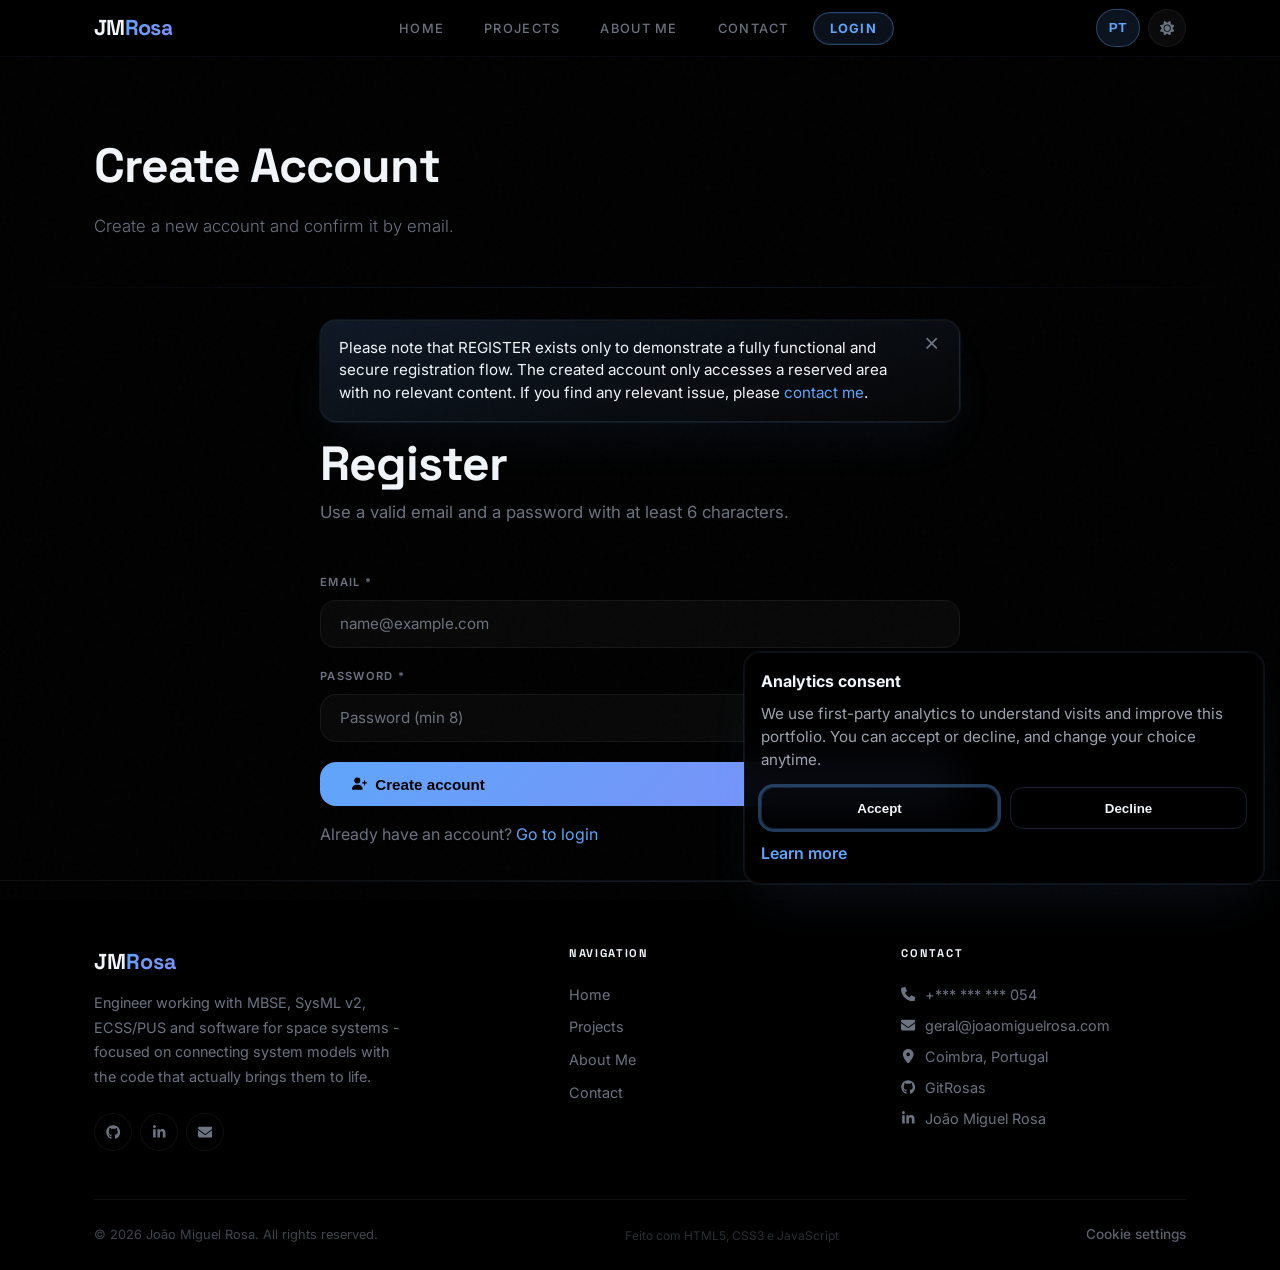
<file: register.html>
<!doctype html>
<html lang="en" class="theme-dark">
<head>
  <meta charset="UTF-8">
  <meta name="viewport" content="width=device-width, initial-scale=1.0">
  <meta name="referrer" content="strict-origin-when-cross-origin">
  <title>Register - João Miguel Rosa</title>
  <meta name="description" content="Register page for João Miguel Rosa portfolio.">
  <meta name="author" content="João Miguel Rosa">
  <link rel="canonical" href="https://joaomiguelrosa.com/register.html">
  <meta property="og:type" content="website">
  <meta property="og:title" content="Register - João Miguel Rosa">
  <meta property="og:description" content="Create an account to access the portfolio.">
  <meta property="og:url" content="https://joaomiguelrosa.com/register.html">
  <meta property="og:image" content="https://joaomiguelrosa.com/assets/img/foto.jpg">
  <meta name="twitter:card" content="summary">
  <meta name="twitter:title" content="Register - João Miguel Rosa">
  <meta name="twitter:description" content="Create an account to access the portfolio.">
  <link rel="icon" href="assets/img/foto.jpg" type="image/jpeg">
  <link rel="preconnect" href="https://fonts.googleapis.com">
  <link rel="preconnect" href="https://fonts.gstatic.com" crossorigin>
  <link rel="stylesheet" href="https://fonts.googleapis.com/css2?family=Inter:wght@300;400;500;600;700&family=Space+Grotesk:wght@500;600;700;800;900&display=swap" media="print" data-defer-css>
  <noscript><link rel="stylesheet" href="https://fonts.googleapis.com/css2?family=Inter:wght@300;400;500;600;700&family=Space+Grotesk:wght@500;600;700;800;900&display=swap"></noscript>
  <link rel="stylesheet" href="assets/css/styles.css">
  <link rel="manifest" href="/manifest.webmanifest">
  <meta name="theme-color" content="#0a0e1a">
  <meta name="apple-mobile-web-app-capable" content="yes">
  <meta name="apple-mobile-web-app-status-bar-style" content="black-translucent">
  <meta name="apple-mobile-web-app-title" content="JM Rosa">
  <link rel="apple-touch-icon" href="/assets/img/icons/apple-touch-icon.png">
  <script src="https://challenges.cloudflare.com/turnstile/v0/api.js" async defer></script>
</head>
<body>

  <div class="page-loader" aria-hidden="true"><div class="loader-spinner"></div></div>
  <a class="skip-link" href="#main-content">Skip to main content</a>

<!-- Navbar -->
  <nav class="navbar" id="navbar" aria-label="Main navigation"></nav>

  <main id="main-content">
    <section class="page-header">
      <div class="container">
        <h1 data-i18n="pages.registerHeaderTitle">Create Account</h1>
        <p data-i18n="pages.registerHeaderSubtitle">Create a new account and confirm it by email.</p>
      </div>
    </section>

    <section class="section">
      <div class="container">
        <div class="reveal auth-card-wrap">
          <h2 class="section-title" data-i18n="pages.registerFormTitle">Register</h2>
          <p class="section-subtitle" data-i18n="pages.registerFormSubtitle">Use a valid email and a password with at least 6 characters.</p>

          <form id="register-form" class="contact-form" novalidate>
            <div class="form-group">
              <label for="reg-email" class="form-label"><span data-i18n="register.labelEmail">Email</span> <span aria-hidden="true">*</span></label>
              <input id="reg-email" type="email" class="form-input" placeholder="name@example.com" data-i18n-placeholder="register.placeholderEmail" required autocomplete="email">
              <span class="form-error" data-i18n="register.errorEmail">Please enter a valid email address.</span>
            </div>

            <div class="form-group">
              <label for="reg-pass" class="form-label"><span data-i18n="register.labelPassword">Password</span> <span aria-hidden="true">*</span></label>
              <input id="reg-pass" type="password" class="form-input" placeholder="Password (min 8)" data-i18n-placeholder="register.placeholderPassword" minlength="8" required autocomplete="new-password">
              <span class="form-error" data-i18n="register.errorPassword">Please enter a password with at least 6 characters.</span>
            </div>

            <div class="form-group form-group-bottom-gap">
              <div id="cf-turnstile-register"></div>
            </div>

            <button id="register-submit" type="submit" class="btn btn-primary">
              <svg class="icon" aria-hidden="true"><use href="assets/img/icons.svg#user-plus"></use></svg> <span data-i18n="register.submit">Create account</span>
            </button>

            <div class="form-alert success" id="reg-ok" role="alert" tabindex="-1">
              <svg class="icon" aria-hidden="true"><use href="assets/img/icons.svg#circle-check"></use></svg>
              <span data-i18n="register.success">Check your email to confirm your account.</span>
            </div>
            <div class="form-alert error" id="reg-err" role="alert" tabindex="-1">
              <svg class="icon" aria-hidden="true"><use href="assets/img/icons.svg#circle-xmark"></use></svg>
              <span data-i18n="register.error">Unable to create account.</span>
            </div>
          </form>

          <p class="hint-text">
            <span data-i18n="register.hasAccount">Already have an account?</span> <a href="login.html" data-i18n="register.goLogin">Go to login</a>
          </p>
        </div>
      </div>
    </section>
  </main>

  <button class="back-to-top" id="back-to-top" aria-label="Back to top" type="button">
    <svg class="icon" aria-hidden="true"><use href="assets/img/icons.svg#chevron-up"></use></svg>
  </button>

<!-- Footer -->
  <footer class="footer"></footer>

  <script type="module" src="assets/js/register.js"></script>
  <script src="assets/js/components.js" defer></script>
  <script src="assets/js/consent.js"></script>
  <script src="assets/js/font-loader.js" defer></script>
  <script src="assets/js/main.js" defer></script>
  <script src="/assets/js/pwa.js" defer></script>
</body>
</html>
</file>
<file: assets/css/dashboard.css>
/* Dashboard-specific styles */
.dash-tabs {
  display: flex;
  gap: 0.5rem;
  border-bottom: 1px solid rgba(255,255,255,0.1);
  margin-bottom: 1.5rem;
  flex-wrap: wrap;
}
.dash-tab {
  background: transparent;
  border: none;
  color: var(--text-secondary, #aaa);
  padding: 0.75rem 1.25rem;
  font: inherit;
  font-weight: 500;
  cursor: pointer;
  border-bottom: 2px solid transparent;
  transition: color .2s, border-color .2s;
}
.dash-tab:hover { color: var(--text-primary, #fff); }
.dash-tab.is-active {
  color: var(--accent, #6ea8ff);
  border-bottom-color: var(--accent, #6ea8ff);
}
.dash-badge {
  display: inline-block;
  background: #ef4444;
  color: white;
  border-radius: 999px;
  padding: 0 .5rem;
  font-size: .75rem;
  margin-left: .25rem;
  min-width: 1.25rem;
  text-align: center;
}
.dash-panel { display: none; }
.dash-panel.is-active { display: block; }

.dash-toolbar {
  display: flex;
  justify-content: space-between;
  align-items: center;
  margin-bottom: 1rem;
  gap: 1rem;
  flex-wrap: wrap;
}
.dash-toolbar h2 { margin: 0; }

.dash-list {
  display: grid;
  gap: .75rem;
}
.dash-list-item {
  background: rgba(255,255,255,0.04);
  border: 1px solid rgba(255,255,255,0.08);
  border-radius: 12px;
  padding: 1rem 1.25rem;
  display: flex;
  justify-content: space-between;
  align-items: flex-start;
  gap: 1rem;
}
.dash-list-item.is-unread { border-left: 3px solid var(--accent, #6ea8ff); }
.dash-list-item h4 { margin: 0 0 .25rem; font-size: 1rem; }
.dash-list-item .meta { font-size: .85rem; color: var(--text-secondary, #aaa); }
.dash-list-item .body { margin-top: .5rem; white-space: pre-wrap; }
.dash-list-item .actions {
  display: flex;
  gap: .5rem;
  flex-shrink: 0;
}
.dash-list-item .actions button {
  background: transparent;
  border: 1px solid rgba(255,255,255,0.15);
  color: var(--text-primary, #fff);
  padding: .35rem .75rem;
  border-radius: 8px;
  cursor: pointer;
  font-size: .85rem;
}
.dash-list-item .actions button:hover { border-color: var(--accent, #6ea8ff); color: var(--accent, #6ea8ff); }
.dash-list-item .actions button.danger:hover { border-color: #ef4444; color: #ef4444; }

.dash-tag {
  display: inline-block;
  background: rgba(110, 168, 255, 0.15);
  color: var(--accent, #6ea8ff);
  border-radius: 6px;
  padding: 1px 8px;
  font-size: .75rem;
  margin-right: .25rem;
}

.dash-status {
  font-size: .75rem;
  text-transform: uppercase;
  padding: 2px 8px;
  border-radius: 6px;
}
.dash-status.draft { background: rgba(234, 179, 8, 0.2); color: #facc15; }
.dash-status.published { background: rgba(34, 197, 94, 0.2); color: #4ade80; }

/* Modal */
.dash-modal { position: fixed; inset: 0; z-index: 1000; display: flex; align-items: center; justify-content: center; padding: 1rem; }
.dash-modal[hidden] { display: none; }
.dash-modal-backdrop { position: absolute; inset: 0; background: rgba(0,0,0,0.6); backdrop-filter: blur(4px); }
.dash-modal-card {
  position: relative;
  background: #1a1f2e;
  border: 1px solid rgba(255,255,255,0.1);
  border-radius: 16px;
  width: min(640px, 100%);
  max-height: 90vh;
  overflow-y: auto;
  box-shadow: 0 20px 60px rgba(0,0,0,0.5);
}
.dash-modal-card header {
  display: flex; align-items: center; justify-content: space-between;
  padding: 1rem 1.5rem; border-bottom: 1px solid rgba(255,255,255,0.08);
}
.dash-modal-card header h3 { margin: 0; }
.dash-modal-close {
  background: transparent; border: none; color: var(--text-secondary, #aaa);
  font-size: 1.5rem; cursor: pointer; line-height: 1;
}
.dash-modal-body { padding: 1.5rem; }
.dash-form { display: grid; gap: 1rem; }
.dash-form label { display: grid; gap: .25rem; font-size: .9rem; color: var(--text-secondary, #aaa); }
.dash-form input, .dash-form textarea, .dash-form select {
  background: rgba(255,255,255,0.05);
  border: 1px solid rgba(255,255,255,0.12);
  color: var(--text-primary, #fff);
  padding: .65rem .85rem;
  border-radius: 8px;
  font: inherit;
}
.dash-form textarea { min-height: 120px; resize: vertical; }
.dash-form .form-actions { display: flex; justify-content: flex-end; gap: .5rem; margin-top: .5rem; }

.dash-empty { text-align: center; color: var(--text-secondary, #aaa); padding: 2rem; }
.dash-error { color: #f87171; padding: 1rem; }


/* Event feed */
.ev-row { display: flex; flex-wrap: wrap; gap: .5rem; align-items: center; padding: .5rem .75rem; border-bottom: 1px solid rgba(255,255,255,.06); font-size: .9rem; }
.ev-row .ev-type { font-weight: 700; padding: .1rem .5rem; border-radius: 4px; background: rgba(120,180,255,.12); color: #9cc6ff; font-size: .75rem; text-transform: uppercase; letter-spacing: .03em; }
.ev-row .ev-pageview { background: rgba(120,180,255,.12); color: #9cc6ff; }
.ev-row .ev-login { background: rgba(120,255,180,.12); color: #9cffc6; }
.ev-row .ev-click { background: rgba(255,200,120,.12); color: #ffd49c; }
.ev-row .ev-contact_submit { background: rgba(255,120,180,.12); color: #ff9cc6; }
.ev-row .ev-kind { padding: .1rem .4rem; border-radius: 3px; background: rgba(255,255,255,.08); font-size: .7rem; text-transform: uppercase; }
.ev-row .ev-path { color: #ddd; font-family: monospace; font-size: .8rem; }
.ev-row .ev-meta { color: rgba(255,255,255,.55); font-size: .75rem; margin-left: auto; font-family: monospace; }
.ev-row .meta { color: rgba(255,255,255,.4); font-size: .75rem; }

.ev-row .ev-ip { padding: .1rem .5rem; border-radius: 4px; background: rgba(140,210,255,.18); color: #cfeaff; font-family: monospace; font-size: .78rem; font-weight: 600; }
.ev-row .ev-who { padding: .1rem .4rem; border-radius: 3px; background: rgba(255,255,255,.06); color: #ccc; font-family: monospace; font-size: .72rem; }
.ev-row .ev-ua { color: rgba(255,255,255,.45); font-size: .72rem; max-width: 260px; overflow: hidden; text-overflow: ellipsis; white-space: nowrap; }
</file>
<file: assets/css/styles.css>
/* ===========================================================
   Portfolio — Pure CSS (No Bootstrap)
   Premium dark startup aesthetic
   =========================================================== */

/* --- 0. HTML5 Hidden Attribute --- */
[hidden] { display: none !important; }

/* --- 1. Variables --- */
:root {
  --primary: #60a5fa;
  --primary-hover: #93bbfd;
  --primary-rgb: 96, 165, 250;
  --accent: #818cf8;
  --accent-rgb: 129, 140, 248;
  --bg: #000;
  --bg-card: linear-gradient(165deg, rgba(38,38,38,.5), rgba(10,10,10,.7));
  --bg-input: rgba(255,255,255,.03);
  --bg-nav: rgba(0,0,0,.7);
  --bg-nav-scrolled: rgba(0,0,0,.92);
  --text: #f1f5f9;
  --text-secondary: #9ca3af;
  --text-muted: #6b7280;
  --border: rgba(255,255,255,.06);
  --border-hover: rgba(96,165,250,.2);
  --glow: 0 25px 50px -12px rgba(96,165,250,.08), 0 0 0 1px rgba(96,165,250,.1);
  --ease: cubic-bezier(.23,1,.32,1);
  --fast: .2s var(--ease);
  --base: .4s var(--ease);
  --radius: 1rem;
  --radius-pill: 9999px;
  --container: 1140px;
}

/* Light mode overrides — default is dark, .theme-dark restores dark */
html:not(.theme-dark) {
  --bg: #f8fafc;
  --bg-card: linear-gradient(165deg, #fff, #f8fafc);
  --bg-input: rgba(0,0,0,.03);
  --bg-nav: rgba(255,255,255,.85);
  --bg-nav-scrolled: rgba(255,255,255,.97);
  --text: #0f172a;
  --text-secondary: #334155;
  --text-muted: #64748b;
  --border: rgba(15,23,42,.08);
  --border-hover: rgba(59,130,246,.3);
  --glow: 0 25px 50px -12px rgba(59,130,246,.12), 0 0 0 1px rgba(59,130,246,.1);
  --primary: #3b82f6;
  --primary-hover: #2563eb;
  --primary-rgb: 59, 130, 246;
  --accent: #6366f1;
  --accent-rgb: 99, 102, 241;
}
html:not(.theme-dark) body::before { display: none; }
html:not(.theme-dark) .page-loader { background: #fff; }
html:not(.theme-dark) .loader-spinner { border-color: rgba(0,0,0,.08); border-top-color: var(--primary); }
html:not(.theme-dark) .navbar.scrolled { box-shadow: 0 1px 8px rgba(0,0,0,.06); }
html:not(.theme-dark) .hero-subtitle { background: rgba(59,130,246,.06); border-color: rgba(59,130,246,.12); }
html:not(.theme-dark) .hero-grid-pattern {
  background: linear-gradient(rgba(59,130,246,.12) 1px, transparent 1px),
              linear-gradient(90deg, rgba(59,130,246,.12) 1px, transparent 1px);
}
html:not(.theme-dark) .hero-avatar-wrapper::before { opacity: .5; }
html:not(.theme-dark) .hero::before {
  background: radial-gradient(ellipse, rgba(59,130,246,.18), transparent 70%);
}
html:not(.theme-dark) .hero::after {
  background: rgba(99,102,241,.1);
}
html:not(.theme-dark) .project-card { background: #fff; border-color: rgba(0,0,0,.06); box-shadow: 0 1px 3px rgba(0,0,0,.04); }
html:not(.theme-dark) .project-card:hover { box-shadow: 0 20px 40px rgba(0,0,0,.08); }
html:not(.theme-dark) .project-card-img { filter: brightness(1); }
html:not(.theme-dark) .project-card-img-wrapper { background: rgba(0,0,0,.02); }
html:not(.theme-dark) .section-alt { background: rgba(0,0,0,.015); }
html:not(.theme-dark) .bio-sidebar { background: #fff; box-shadow: 0 2px 12px rgba(0,0,0,.06); }
html:not(.theme-dark) .skill-badge { background: rgba(59,130,246,.06); border-color: rgba(59,130,246,.12); }
html:not(.theme-dark) .filter-tag { background: rgba(0,0,0,.03); }
html:not(.theme-dark) .back-to-top { background: rgba(59,130,246,.1); border-color: rgba(59,130,246,.2); }
html:not(.theme-dark) .stats { background: rgba(59,130,246,.02); }
html:not(.theme-dark) .form-alert.success { color: #16a34a; }
html:not(.theme-dark) .form-alert.error { color: #dc2626; }
html:not(.theme-dark) .form-error { color: #dc2626; }
/* Light mode modal */
html:not(.theme-dark) .project-modal-content { background: #fff; border-color: rgba(0,0,0,.08); }
html:not(.theme-dark) .project-modal-tags span { background: rgba(59,130,246,.12); color: #1e40af; }
html:not(.theme-dark) .project-modal-close { background: rgba(59,130,246,.1); border-color: rgba(59,130,246,.25); }
html:not(.theme-dark) .project-modal-close:hover { background: rgba(59,130,246,.15); border-color: rgba(59,130,246,.4); }

/* Dark mode modal */
.theme-dark .project-modal-content { background: #1e293b; border-color: rgba(148,163,184,.15); }
.theme-dark .project-modal-year { color: #cbd5e1; }
.theme-dark .project-modal-description { color: #e2e8f0; }
.theme-dark .project-modal-close { color: #e2e8f0; }
.theme-dark .project-modal-tags span { background: rgba(96,165,250,.15); color: #93c5fd; }

/* Light mode: show moon, hide sun */
.btn-theme-toggle .icon-sun { display: none; }
.btn-theme-toggle .icon-moon { display: inline-block; }
html.theme-dark .btn-theme-toggle .icon-moon { display: none; }
html.theme-dark .btn-theme-toggle .icon-sun { display: inline-block; }

/* --- 2. Reset & Base --- */
*, *::before, *::after { box-sizing: border-box; margin: 0; padding: 0; }
html { scroll-behavior: smooth; scroll-padding-top: 80px; }

body {
  font-family: 'Inter', system-ui, sans-serif;
  background: var(--bg);
  color: var(--text);
  line-height: 1.6;
  min-height: 100vh;
  display: flex;
  flex-direction: column;
  overflow-x: hidden;
  -webkit-font-smoothing: antialiased;
  -moz-osx-font-smoothing: grayscale;
}

/* Noise texture */
body::before {
  content: '';
  position: fixed; inset: 0;
  background-image: url("data:image/svg+xml,%3Csvg viewBox='0 0 256 256' xmlns='http://www.w3.org/2000/svg'%3E%3Cfilter id='n'%3E%3CfeTurbulence type='fractalNoise' baseFrequency='0.9' numOctaves='4' stitchTiles='stitch'/%3E%3C/filter%3E%3Crect width='100%25' height='100%25' filter='url(%23n)' opacity='0.015'/%3E%3C/svg%3E");
  pointer-events: none; z-index: 0;
}
body > * { position: relative; z-index: 1; }

main { flex: 1; }
img { max-width: 100%; height: auto; display: block; }
ul, ol { list-style: none; }

a { color: var(--primary); text-decoration: none; transition: color var(--fast); }
a:hover { color: var(--primary-hover); }

strong, b { color: var(--text); font-weight: 600; }

:focus-visible {
  outline: none;
  box-shadow: 0 0 0 3px rgba(var(--primary-rgb),.35);
  border-radius: 4px;
}
::selection { background: rgba(var(--primary-rgb),.25); color: var(--text); }

/* --- 3. Container --- */
.container {
  width: 100%;
  max-width: var(--container);
  margin: 0 auto;
  padding: 0 1.5rem;
}

/* Utility helpers */
.text-center { text-align: center; }
.mx-auto { margin-left: auto; margin-right: auto; }
.hint-text { margin-top: 1rem; color: var(--text-muted); }
.text-muted-center { color: var(--text-muted); text-align: center; }
.auth-card-wrap { max-width: 640px; margin: 0 auto; }
.form-group-top-gap { margin-top: 1rem; }
.form-group-bottom-gap { margin-bottom: .5rem; }
.btn-row-inline { display: flex; gap: .5rem; margin-top: 1rem; }
.alert-top-gap { margin-top: 1rem; }
.cta-actions { display: flex; gap: 1rem; flex-wrap: wrap; justify-content: center; }

.captcha-overlay {
  position: fixed;
  inset: 0;
  z-index: 9999;
  background: rgba(0,0,0,.65);
  display: flex;
  align-items: center;
  justify-content: center;
}

.captcha-box {
  background: #111;
  padding: 1rem;
  border-radius: 12px;
  box-shadow: 0 20px 60px rgba(0,0,0,.35);
  min-width: 320px;
  display: flex;
  justify-content: center;
}

.cooldown-popup {
  position: fixed;
  left: 50%;
  bottom: 24px;
  transform: translate(-50%, 12px);
  opacity: 0;
  z-index: 10000;
  display: flex;
  align-items: center;
  gap: .55rem;
  background: linear-gradient(135deg, rgba(59,130,246,.95), rgba(16,185,129,.92));
  color: #fff;
  border: 1px solid rgba(255,255,255,.2);
  border-radius: 999px;
  padding: .7rem 1rem;
  font-weight: 700;
  font-size: .9rem;
  box-shadow: 0 14px 30px rgba(0,0,0,.28);
  backdrop-filter: blur(8px);
  transition: opacity .22s ease, transform .22s ease;
}

.cooldown-popup.is-visible {
  opacity: 1;
  transform: translate(-50%, 0);
}

/* Icons */
.icon {
  width: 1em;
  height: 1em;
  fill: currentColor;
  vertical-align: -0.125em;
  flex-shrink: 0;
}

.icon-spin {
  animation: spin .8s linear infinite;
}

/* --- 4. Page Loader --- */
.page-loader {
  position: fixed; inset: 0; z-index: 99999;
  background: #000;
  display: flex; align-items: center; justify-content: center;
  transition: opacity .5s ease, visibility .5s ease;
}
.page-loader.loaded { opacity: 0; visibility: hidden; pointer-events: none; }
.loader-spinner {
  width: 40px; height: 40px;
  border: 2px solid rgba(255,255,255,.06);
  border-top-color: var(--primary);
  border-radius: 50%;
  animation: spin .7s linear infinite;
}
@keyframes spin { to { transform: rotate(360deg); } }

/* --- 5. Skip Link --- */
.skip-link {
  position: absolute; top: -100%; left: 1rem; z-index: 9999;
  padding: .75rem 1.5rem; background: var(--primary);
  color: #000; border-radius: var(--radius); font-weight: 700;
  transition: top .15s ease;
}
.skip-link:focus { top: 1rem; color: #000; }

/* ---- Auth Info Popup (Login/Register) ---- */
.auth-info-popup {
  position: relative;
  margin-bottom: 1rem;
  position: relative;
  width: 100%;
  padding: 1rem 1rem 1rem 1.1rem;
  border-radius: 1rem;
  border: 1px solid var(--border);
  background: linear-gradient(165deg, rgba(var(--primary-rgb), .15), rgba(10, 10, 10, .45));
  box-shadow: var(--glow);
}

.auth-info-popup p {
  color: var(--text);
  margin: 0;
  padding-right: 2rem;
  font-size: .95rem;
  line-height: 1.5;
}

.auth-info-popup-close {
  position: absolute;
  top: .45rem;
  right: .7rem;
  width: 2rem;
  height: 2rem;
  border: 0;
  border-radius: 999px;
  background: transparent;
  color: var(--text-muted);
  font-size: 1.6rem;
  line-height: 1;
  cursor: pointer;
  transition: color var(--fast), background var(--fast);
}

.auth-info-popup-close:hover {
  color: var(--text);
  background: rgba(var(--primary-rgb), .1);
}

/* ===========================================================
   6. Navbar — pure CSS + JS toggle
   =========================================================== */
.navbar {
  position: fixed; top: 0; left: 0; right: 0; z-index: 1000;
  background: var(--bg-nav);
  backdrop-filter: blur(24px); -webkit-backdrop-filter: blur(24px);
  border-bottom: 1px solid var(--border);
  padding: 1rem 0;
  transition: background var(--base), padding var(--base), box-shadow var(--base);
}
.navbar.scrolled {
  background: var(--bg-nav-scrolled);
  padding: .55rem 0;
  border-bottom-color: rgba(var(--primary-rgb),.06);
}

.navbar-inner {
  display: flex; align-items: center; justify-content: space-between;
}

/* Brand */
.navbar-brand {
  font-family: 'Space Grotesk', sans-serif;
  font-weight: 700; font-size: 1.35rem;
  color: var(--text); letter-spacing: -.03em;
  display: inline-flex; align-items: center;
  transition: transform var(--fast);
}
.navbar-brand:hover { transform: scale(1.03); color: var(--text); }
.navbar-brand span {
  background: linear-gradient(135deg, var(--primary), var(--accent));
  -webkit-background-clip: text; -webkit-text-fill-color: transparent;
  background-clip: text;
}
.brand-dot {
  display: inline-block; width: 6px; height: 6px;
  border-radius: 50%; background: var(--primary);
  margin-left: 3px; vertical-align: super;
  animation: pulseDot 2.5s ease-in-out infinite;
}
@keyframes pulseDot {
  0%,100% { transform: scale(1); opacity: 1; }
  50% { transform: scale(1.6); opacity: .4; }
}

/* Nav links (desktop) */
.nav-links {
  display: flex; align-items: center; gap: .5rem;
}
.nav-links .nav-link {
  color: var(--text-muted); font-weight: 500; font-size: .8rem;
  padding: .5rem 1rem; text-transform: uppercase; letter-spacing: .1em;
  transition: color var(--fast); position: relative;
}
.nav-links .nav-link::after {
  content: ''; position: absolute; bottom: 0; left: 0;
  width: 0; height: 2px; background: var(--primary);
  transition: width var(--base);
}
.nav-links .nav-link:hover { color: var(--text); }
.nav-links .nav-link:hover::after { width: 100%; }
.nav-links .nav-link.active { color: var(--text); font-weight: 600; }
.nav-links .nav-link.active::after { width: 100%; }

.nav-links .nav-link.nav-link-auth {
  color: var(--primary);
  border: 1px solid rgba(var(--primary-rgb), .35);
  border-radius: var(--radius-pill);
  background: rgba(var(--primary-rgb), .1);
  font-weight: 700;
  box-shadow: inset 0 0 0 1px rgba(var(--primary-rgb), .08);
}

.nav-links .nav-link.nav-link-auth::after {
  display: none;
}

.nav-links .nav-link.nav-link-auth:hover {
  color: #000;
  background: linear-gradient(135deg, var(--primary), var(--accent));
  border-color: transparent;
  transform: translateY(-1px);
}

/* Navbar actions */
.navbar-actions { display: flex; align-items: center; gap: .5rem; }

/* Theme toggle */
.btn-theme-toggle {
  background: rgba(255,255,255,.04); border: 1px solid var(--border);
  color: var(--text-muted); width: 38px; height: 38px; border-radius: 50%;
  display: inline-flex; align-items: center; justify-content: center;
  cursor: pointer; transition: all var(--base); font-size: .9rem; padding: 0;
}
.btn-theme-toggle:hover {
  color: var(--primary); border-color: rgba(var(--primary-rgb),.3);
  background: rgba(var(--primary-rgb),.08);
}

.btn-lang-toggle {
  background: rgba(var(--primary-rgb), .12);
  border: 1px solid rgba(var(--primary-rgb), .35);
  color: var(--primary);
  min-width: 44px;
  height: 38px;
  border-radius: var(--radius-pill);
  font-weight: 700;
  letter-spacing: .05em;
  cursor: pointer;
  transition: all var(--base);
}

.btn-lang-toggle:hover {
  color: #000;
  background: linear-gradient(135deg, var(--primary), var(--accent));
  border-color: transparent;
}

/* Hamburger */
.nav-hamburger {
  display: none;
  background: transparent; border: none; padding: .4rem;
  width: 42px; height: 42px; cursor: pointer;
  flex-direction: column; align-items: center; justify-content: center;
}
.nav-hamburger .bar {
  display: block; width: 22px; height: 2px;
  background: var(--text); border-radius: 2px;
  transition: transform .35s var(--ease), opacity .25s ease, width .3s ease;
  transform-origin: center;
}
.nav-hamburger .bar:nth-child(1) { margin-bottom: 5px; }
.nav-hamburger .bar:nth-child(2) { width: 16px; margin-bottom: 5px; }
.nav-hamburger .bar:nth-child(3) { width: 12px; }
.nav-hamburger[aria-expanded="true"] .bar:nth-child(1) { transform: translateY(7px) rotate(45deg); width: 22px; }
.nav-hamburger[aria-expanded="true"] .bar:nth-child(2) { opacity: 0; transform: scaleX(0); }
.nav-hamburger[aria-expanded="true"] .bar:nth-child(3) { transform: translateY(-7px) rotate(-45deg); width: 22px; }

/* Mobile nav */
@media (max-width: 1020px) {
  .nav-hamburger { display: flex; }

  /* When open, the entire navbar becomes the fullscreen overlay */
  .navbar.nav-open {
    position: fixed; inset: 0; z-index: 1000;
    background: var(--bg);
    padding: 0;
    display: flex; flex-direction: column;
  }
  .navbar.nav-open .navbar-inner {
    padding: 1rem 1.5rem; flex-shrink: 0;
  }
  .navbar.nav-open .nav-links {
    flex: 1;
    display: flex; flex-direction: column;
    align-items: center; justify-content: center;
    gap: .25rem; padding: 0 2rem 4rem;
  }

  .nav-links {
    display: none;
  }
  .navbar.nav-open .nav-links {
    display: flex;
  }

  .nav-links li { width: 100%; max-width: 320px; text-align: center; }
  .nav-links .nav-link {
    display: block; font-size: 1.5rem; padding: 1.1rem 2rem;
    text-transform: none; letter-spacing: 0;
    font-weight: 500; color: var(--text-muted);
    border-radius: var(--radius); transition: all var(--fast);
  }
  .nav-links .nav-link:hover,
  .nav-links .nav-link.active {
    color: var(--text); background: rgba(var(--primary-rgb),.08);
  }
  .nav-links .nav-link.active { font-weight: 700; }
  .nav-links .nav-link::after { display: none; }

  .nav-links .nav-link.nav-link-auth {
    background: linear-gradient(135deg, rgba(var(--primary-rgb), .22), rgba(var(--accent-rgb), .18));
    border: 1px solid rgba(var(--primary-rgb), .45);
    color: var(--text);
    font-weight: 700;
  }

  .btn-lang-toggle {
    min-width: 48px;
  }
}

/* ===========================================================
   7. Hero
   =========================================================== */
.hero {
  min-height: 100vh; display: flex; align-items: center;
  position: relative; overflow: hidden; padding: 8rem 0 4rem;
}
.hero::before {
  content: ''; position: absolute; top: 0; left: 50%; transform: translateX(-50%);
  width: 900px; height: 600px;
  background: radial-gradient(ellipse, rgba(var(--primary-rgb),.12), transparent 70%);
  pointer-events: none;
}
.hero::after {
  content: ''; position: absolute; top: 33%; right: 0;
  width: 400px; height: 400px;
  background: rgba(var(--accent-rgb),.07); border-radius: 50%;
  filter: blur(80px); pointer-events: none;
  animation: float 6s ease-in-out infinite;
}
@keyframes float { 0%,100% { transform: translateY(0); } 50% { transform: translateY(-10px); } }

.hero-grid-pattern {
  position: absolute; inset: 0;
  background: linear-gradient(rgba(var(--primary-rgb),.05) 1px, transparent 1px),
              linear-gradient(90deg, rgba(var(--primary-rgb),.05) 1px, transparent 1px);
  background-size: 60px 60px; pointer-events: none;
  mask-image: radial-gradient(ellipse at center, black 40%, transparent 75%);
  -webkit-mask-image: radial-gradient(ellipse at center, black 40%, transparent 75%);
}

#particles-canvas {
  position: absolute; inset: 0; width: 100%; height: 100%;
  pointer-events: none; z-index: 0;
}

.hero-inner {
  display: grid; grid-template-columns: 1fr 1fr; gap: 4rem;
  align-items: center; position: relative; z-index: 1;
}

.hero-subtitle {
  display: inline-flex; align-items: center; gap: .6rem;
  background: rgba(255,255,255,.04);
  border: 1px solid rgba(255,255,255,.08);
  border-radius: var(--radius-pill); padding: .5rem 1.2rem;
  margin-bottom: 2rem; font-size: .9rem;
  color: var(--text-secondary); font-weight: 500;
  backdrop-filter: blur(8px);
}
.wave-emoji {
  display: inline-block; animation: wave 2s ease-in-out infinite;
  transform-origin: 70% 70%; font-size: 1.1rem;
}
@keyframes wave {
  0%,100% { transform: rotate(0); } 10% { transform: rotate(14deg); }
  20% { transform: rotate(-8deg); } 30% { transform: rotate(14deg); }
  40% { transform: rotate(-4deg); } 50% { transform: rotate(10deg); }
  60% { transform: rotate(0); }
}

.hero h1 {
  font-family: 'Space Grotesk', sans-serif;
  font-size: clamp(2.8rem, 5vw, 4.5rem);
  font-weight: 900; line-height: 1.02;
  letter-spacing: -.03em; margin-bottom: 1rem;
}
.text-highlight {
  background: linear-gradient(135deg, var(--primary), var(--accent));
  -webkit-background-clip: text; -webkit-text-fill-color: transparent;
  background-clip: text;
}

.hero-role {
  font-size: 1.2rem; color: var(--primary);
  font-weight: 600; margin-bottom: 1.5rem; min-height: 1.6em;
}
.typed-cursor {
  display: inline-block; width: 2px; height: 1.1em;
  background: var(--primary); margin-left: 2px;
  vertical-align: text-bottom; animation: blink .8s step-end infinite;
}
@keyframes blink { 50% { opacity: 0; } }

.hero-bio {
  font-size: 1.1rem; color: var(--text-secondary);
  max-width: 560px; line-height: 1.75; font-weight: 300;
}

.hero-buttons { display: flex; gap: 1.2rem; flex-wrap: wrap; margin-top: 2.5rem; }
.hero-social { display: flex; gap: .75rem; margin-top: 2.5rem; }
.hero-social a {
  display: inline-flex; align-items: center; justify-content: center;
  width: 44px; height: 44px; border-radius: 50%;
  border: 1px solid var(--border); color: var(--text-muted);
  font-size: 1.15rem; transition: all var(--base);
}
.hero-social a:hover {
  color: var(--primary); border-color: rgba(var(--primary-rgb),.3);
  background: rgba(var(--primary-rgb),.08); transform: translateY(-3px);
}

/* Avatar */
.hero-avatar-col { display: flex; justify-content: center; }
.hero-avatar-wrapper { position: relative; display: inline-block; }
.hero-avatar-wrapper::before {
  content: ''; position: absolute; inset: -8px; border-radius: 50%;
  background: conic-gradient(rgba(var(--primary-rgb),.6), rgba(var(--accent-rgb),.4), rgba(var(--primary-rgb),.6));
  animation: rotateGlow 4s linear infinite; opacity: .5;
}
@keyframes rotateGlow { to { transform: rotate(360deg); } }
.hero-avatar-wrapper .avatar {
  position: relative; z-index: 1;
  width: 260px; height: 260px; border-radius: 50%;
  border: 4px solid var(--bg); object-fit: cover;
}

.scroll-indicator {
  position: absolute; bottom: 2.5rem; left: 50%; transform: translateX(-50%);
  color: var(--text-muted); font-size: .75rem; z-index: 1;
  display: flex; flex-direction: column; align-items: center; gap: .5rem;
  animation: bounce 2s ease infinite; cursor: pointer;
  text-transform: uppercase; letter-spacing: .15em; font-weight: 500;
}
.scroll-indicator:hover { color: var(--primary); }
@keyframes bounce {
  0%,100% { transform: translateX(-50%) translateY(0); }
  50% { transform: translateX(-50%) translateY(8px); }
}

/* ===========================================================
   8. Buttons
   =========================================================== */
.btn {
  display: inline-flex; align-items: center; gap: .5rem;
  padding: .85rem 2rem; border-radius: var(--radius);
  font-weight: 700; font-size: .95rem; border: none;
  cursor: pointer; transition: all var(--base);
  text-decoration: none; position: relative; overflow: hidden;
}
.btn-primary {
  background: linear-gradient(135deg, var(--primary), var(--accent));
  color: #000;
}
.btn-primary::after {
  content: ''; position: absolute; inset: 0;
  background: linear-gradient(135deg, rgba(255,255,255,.2), transparent 50%);
  opacity: 0; transition: opacity .3s ease;
}
.btn-primary:hover { color: #000; transform: translateY(-2px); box-shadow: 0 20px 40px -10px rgba(var(--primary-rgb),.35); }
.btn-primary:hover::after { opacity: 1; }

.btn-outline {
  background: transparent; color: var(--text);
  border: 1px solid var(--border);
}
.btn-outline:hover {
  background: rgba(var(--primary-rgb),.05);
  border-color: rgba(var(--primary-rgb),.3);
  color: var(--text); transform: translateY(-2px);
}

/* ===========================================================
   9. Sections
   =========================================================== */
.section { padding: 2rem 0; }
.section-alt {
  background: rgba(255,255,255,.01);
  border-top: 1px solid var(--border); border-bottom: 1px solid var(--border);
  position: relative;
}
.section-alt::before {
  content: ''; position: absolute; top: 0; left: 0; right: 0; height: 1px;
  background: linear-gradient(90deg, transparent, rgba(var(--primary-rgb),.15), transparent);
}

.section-tag {
  display: inline-block; color: var(--primary);
  font-size: .7rem; font-weight: 700; text-transform: uppercase;
  letter-spacing: .25em; padding: .4rem 1.2rem;
  background: rgba(var(--primary-rgb),.06);
  border: 1px solid rgba(var(--primary-rgb),.1);
  border-radius: var(--radius-pill); margin-bottom: 1.5rem;
}

.section-title {
  font-family: 'Space Grotesk', sans-serif;
  font-size: clamp(2rem, 4vw, 3rem);
  font-weight: 900; color: var(--text);
  margin-bottom: .5rem; letter-spacing: -.02em; line-height: 1.1;
}
.section-subtitle {
  font-size: 1.05rem; color: var(--text-muted);
  margin-bottom: 3rem; line-height: 1.6; max-width: 500px;
}
.section-cta { text-align: center; margin-top: 3rem; }

/* ===========================================================
   10. Stats
   =========================================================== */
.stats {
  padding: 4rem 0; border-top: 1px solid var(--border);
  border-bottom: 1px solid var(--border); position: relative;
}
.stats::before {
  content: ''; position: absolute; top: 0; left: 0; right: 0; height: 1px;
  background: linear-gradient(90deg, transparent, rgba(var(--primary-rgb),.2), transparent);
}
.stats-grid {
  display: grid; grid-template-columns: repeat(4, 1fr);
}
.stat-item { text-align: center; padding: 1.5rem 1rem; position: relative; }
.stat-item::after {
  content: ''; position: absolute; right: 0; top: 50%; transform: translateY(-50%);
  width: 1px; height: 40px;
  background: linear-gradient(180deg, transparent, rgba(var(--primary-rgb),.2), transparent);
}
.stat-item:last-child::after { display: none; }
.stat-number {
  font-family: 'Space Grotesk', sans-serif;
  font-size: 2.8rem; font-weight: 900; line-height: 1; margin-bottom: .4rem;
  background: linear-gradient(135deg, var(--primary), var(--accent));
  -webkit-background-clip: text; -webkit-text-fill-color: transparent;
  background-clip: text;
}
.stat-label {
  font-size: .7rem; color: var(--text-muted); font-weight: 600;
  text-transform: uppercase; letter-spacing: .15em;
}

/* ===========================================================
   11. Projects Grid & Cards
   =========================================================== */
.projects-grid {
  display: grid; grid-template-columns: repeat(auto-fill, minmax(330px, 1fr));
  gap: 1.5rem;
}
.project-card {
  position: relative; background: var(--bg-card);
  border: 1px solid var(--border); border-radius: 1.5rem;
  overflow: hidden; transition: all .5s var(--ease);
  display: flex; flex-direction: column; height: 100%; cursor: pointer;
}
.project-card::before {
  content: ''; position: absolute; inset: 0;
  border-radius: inherit; padding: 1px;
  background: linear-gradient(165deg, rgba(var(--primary-rgb),0), rgba(var(--primary-rgb),0));
  -webkit-mask: linear-gradient(#fff 0 0) content-box, linear-gradient(#fff 0 0);
  mask: linear-gradient(#fff 0 0) content-box, linear-gradient(#fff 0 0);
  -webkit-mask-composite: xor; mask-composite: exclude;
  transition: all .5s var(--ease); pointer-events: none;
}
.project-card:hover { transform: translateY(-6px); box-shadow: var(--glow); border-color: var(--border-hover); }
.project-card:hover::before {
  background: linear-gradient(165deg, rgba(var(--primary-rgb),.3), rgba(var(--primary-rgb),0) 60%);
}

.project-card-img-wrapper { position: relative; overflow: hidden; background: rgba(255,255,255,.02); }
.project-card-img {
  width: 100%; height: 200px; object-fit: cover;
  transition: transform .5s var(--ease); filter: brightness(.9);
}
.project-card:hover .project-card-img { transform: scale(1.05); filter: brightness(1); }

.project-card-overlay {
  position: absolute; inset: 0;
  background: linear-gradient(to top, rgba(0,0,0,.6), transparent 60%);
  opacity: 0; transition: opacity var(--base);
  display: flex; align-items: flex-end; padding: 1rem;
}
.project-card:hover .project-card-overlay { opacity: 1; }

.project-card-year {
  color: #000; font-size: .75rem; font-weight: 700;
  background: linear-gradient(135deg, var(--primary), var(--accent));
  padding: .2rem .7rem; border-radius: var(--radius-pill);
}

.project-card-body { padding: 1.5rem; flex: 1; display: flex; flex-direction: column; }
.project-card-title {
  font-family: 'Space Grotesk', sans-serif; font-size: 1.1rem; font-weight: 700;
  color: var(--text); margin-bottom: .5rem; transition: color var(--fast);
}
.project-card:hover .project-card-title { color: var(--primary); }
.project-card-desc { font-size: .88rem; color: var(--text-muted); line-height: 1.7; flex: 1; }

.project-card-tags { display: flex; flex-wrap: wrap; gap: .35rem; margin-top: .75rem; }
.project-card-tag {
  background: rgba(var(--primary-rgb),.06); color: var(--primary);
  border: 1px solid rgba(var(--primary-rgb),.1);
  font-size: .7rem; font-weight: 600; padding: .2rem .6rem;
  border-radius: var(--radius-pill); transition: all var(--fast);
}
.project-card-tag:hover { background: var(--primary); color: #000; border-color: var(--primary); }

.project-card-links {
  display: flex; gap: .75rem; margin-top: 1rem; padding-top: 1rem;
  border-top: 1px solid var(--border);
}
.project-card-link {
  font-size: .85rem; font-weight: 600; color: var(--primary);
  display: inline-flex; align-items: center; gap: .35rem; transition: all var(--fast);
}
.project-card-link:hover { color: var(--primary-hover); transform: translateX(2px); }
.project-card-img.img-error { display: none; }

/* ===========================================================
   12. Filters
   =========================================================== */
.projects-controls {
  display: flex; flex-wrap: wrap; gap: 1rem;
  align-items: center; margin-bottom: 2rem;
}
.search-wrapper { position: relative; }
.search-wrapper .icon {
  position: absolute; left: 1rem; top: 50%; transform: translateY(-50%);
  color: var(--text-muted); width: .95rem; height: .95rem; pointer-events: none;
}
.search-input {
  background: var(--bg-input); border: 1px solid var(--border);
  color: var(--text); border-radius: var(--radius-pill);
  padding: .7rem 1.2rem .7rem 2.8rem; font-size: .9rem;
  width: 100%; max-width: 340px; transition: all var(--base);
  font-family: inherit;
}
.search-input:focus {
  border-color: rgba(var(--primary-rgb),.4);
  box-shadow: 0 0 0 3px rgba(var(--primary-rgb),.08);
  outline: none;
}
.search-input::placeholder { color: var(--text-muted); }

.filter-tags { display: flex; flex-wrap: wrap; gap: .5rem; margin-bottom: 2rem; }
.filter-tag {
  background: rgba(255,255,255,.02); color: var(--text-muted);
  border: 1px solid var(--border); padding: .4rem 1rem;
  border-radius: var(--radius-pill); font-size: .8rem; font-weight: 500;
  cursor: pointer; transition: all var(--base); font-family: inherit;
}
.filter-tag:hover { border-color: rgba(var(--primary-rgb),.3); color: var(--primary); }
.filter-tag.active {
  background: linear-gradient(135deg, var(--primary), var(--accent));
  color: #000; border-color: transparent; font-weight: 700;
}

.results-count { font-size: .85rem; color: var(--text-muted); font-weight: 500; }
.no-results { text-align: center; padding: 4rem 1rem; color: var(--text-muted); grid-column: 1 / -1; }
.no-results i { font-size: 3.5rem; margin-bottom: 1rem; display: block; opacity: .3; }

/* ===========================================================
   13. Page Header
   =========================================================== */
.page-header {
  padding: 8rem 0 3rem; position: relative; overflow: hidden;
}
.page-header::after {
  content: ''; position: absolute; bottom: 0; left: 0; right: 0; height: 1px;
  background: linear-gradient(90deg, transparent, rgba(var(--primary-rgb),.15), transparent);
}
.page-header h1 {
  font-family: 'Space Grotesk', sans-serif;
  font-size: clamp(2rem, 4vw, 3rem); font-weight: 900;
  letter-spacing: -.02em;
}
.page-header p { color: var(--text-muted); font-size: 1.05rem; font-weight: 300; margin-top: .5rem; }

/* ===========================================================
   14. About Page
   =========================================================== */
.avatar {
  width: 200px; height: 200px; border-radius: 50%; object-fit: cover;
  border: 3px solid var(--border); transition: all var(--base);
}
.avatar:hover {
  border-color: rgba(var(--primary-rgb),.3);
  box-shadow: 0 0 30px rgba(var(--primary-rgb),.1);
}

.bio-grid {
  display: grid; grid-template-columns: 280px 1fr; gap: 3rem;
  align-items: start;
}
.bio-sidebar {
  text-align: center; position: sticky; top: 6rem;
  display: flex; flex-direction: column; align-items: center;
  padding: 2rem 1.5rem; border-radius: 1.5rem;
  border: 1px solid var(--border); background: var(--bg-card);
}
.bio-sidebar .avatar { margin: 0 auto; }
.bio-name { font-family: 'Space Grotesk', sans-serif; font-weight: 700; font-size: 1.15rem; margin-top: 1rem; }
.bio-role { color: var(--text-muted); font-size: .95rem; margin-top: .25rem; }
.bio-location { color: var(--text-muted); font-size: .9rem; margin-top: .25rem; margin-bottom: 1.25rem; }

.bio-content p {
  color: var(--text-secondary); font-size: 1.05rem;
  line-height: 1.85; font-weight: 300; margin-bottom: 1rem;
}
.bio-content p:last-child { margin-bottom: 0; }

/* Two-column layout */
.two-col { display: grid; grid-template-columns: 1fr 1fr; gap: 3rem; }

/* Timeline */
.timeline { position: relative; padding-left: 2rem; margin-top: 1.5rem; }
.timeline::before {
  content: ''; position: absolute; left: 0; top: 0; bottom: 0; width: 1px;
  background: linear-gradient(to bottom, var(--primary), rgba(var(--primary-rgb),.1));
}
.timeline-item {
  position: relative; margin-bottom: 2.5rem; padding-left: .75rem;
  transition: transform var(--base);
}
.timeline-item:hover { transform: translateX(4px); }
.timeline-item::before {
  content: ''; position: absolute; left: -2.35rem; top: .35rem;
  width: 12px; height: 12px; border-radius: 50%;
  background: var(--primary); border: 3px solid var(--bg);
  box-shadow: 0 0 0 1px var(--primary), 0 0 12px rgba(var(--primary-rgb),.2);
  transition: all var(--base);
}
.timeline-item:hover::before {
  transform: scale(1.3);
  box-shadow: 0 0 0 1px var(--primary), 0 0 20px rgba(var(--primary-rgb),.4);
}
.timeline-date {
  font-size: .7rem; color: var(--text-muted); font-weight: 600;
  text-transform: uppercase; letter-spacing: .12em;
}
.timeline-title { font-weight: 700; font-size: 1.05rem; margin: .15rem 0; }
.timeline-org { color: var(--primary); font-weight: 600; font-size: .95rem; }
.timeline-desc { color: var(--text-muted); font-size: .9rem; margin-top: .25rem; line-height: 1.6; }

/* Skills */
.skills-grid { display: grid; grid-template-columns: repeat(3, 1fr); gap: 2rem; }
.skill-group-title {
  font-weight: 700; font-size: .7rem; text-transform: uppercase;
  letter-spacing: .15em; color: var(--text-muted); margin-bottom: .75rem;
}
.skill-badges { display: flex; flex-wrap: wrap; gap: .35rem; }
.skill-badge {
  display: inline-block; background: rgba(var(--primary-rgb),.06);
  color: var(--primary); border: 1px solid rgba(var(--primary-rgb),.1);
  font-size: .82rem; font-weight: 600; padding: .35rem .85rem;
  border-radius: var(--radius-pill); transition: all var(--base); cursor: default;
}
.skill-badge:hover {
  background: var(--primary); color: #000; border-color: var(--primary);
  transform: translateY(-2px); box-shadow: 0 4px 12px rgba(var(--primary-rgb),.2);
}

.icon-accent { color: var(--primary); }

/* ===========================================================
   15. Contact
   =========================================================== */
.contact-grid { display: grid; grid-template-columns: 1.3fr 1fr; gap: 4rem; }

.contact-form { display: flex; flex-direction: column; gap: 1.25rem; }
.form-group { display: flex; flex-direction: column; }
.form-label {
  font-weight: 600; font-size: .7rem; color: var(--text-muted);
  text-transform: uppercase; letter-spacing: .12em; margin-bottom: .5rem;
}
.form-input {
  background: var(--bg-input); border: 1px solid var(--border);
  color: var(--text); border-radius: var(--radius);
  padding: .85rem 1.2rem; font-size: .95rem; font-family: inherit;
  transition: all var(--base); resize: vertical;
}
.form-input:focus {
  border-color: rgba(var(--primary-rgb),.4);
  box-shadow: 0 0 0 3px rgba(var(--primary-rgb),.08), 0 0 20px rgba(var(--primary-rgb),.05);
  outline: none;
}
.form-input::placeholder { color: var(--text-muted); }

.form-error {
  font-size: .8rem; color: #fca5a5; margin-top: .35rem;
  display: none;
}
.form-group.invalid .form-input { border-color: #ef4444; }
.form-group.invalid .form-error { display: block; }

.form-alert {
  display: none; padding: 1rem 1.25rem; border-radius: var(--radius);
  font-size: .9rem; font-weight: 500; margin-top: .5rem;
  animation: slideUp .3s var(--ease);
}
.form-alert.show,
.form-alert[aria-hidden="false"] { display: block; }
@keyframes slideUp { from { opacity: 0; transform: translateY(10px); } to { opacity: 1; transform: translateY(0); } }
.form-alert.success { background: rgba(34,197,94,.1); color: #86efac; border: 1px solid rgba(34,197,94,.2); }
.form-alert.error { background: rgba(239,68,68,.1); color: #fca5a5; border: 1px solid rgba(239,68,68,.2); }

.honeypot-field { position: absolute; left: -9999px; width: 1px; height: 1px; overflow: hidden; }

.contact-info-list { display: flex; flex-direction: column; gap: .75rem; }
.contact-info-item {
  display: flex; align-items: center; gap: 1.1rem; padding: 1.2rem;
  border-radius: 1.25rem; border: 1px solid var(--border);
  background: var(--bg-input); transition: all var(--base);
}
.contact-info-item:hover {
  border-color: rgba(var(--primary-rgb),.2);
  box-shadow: 0 0 30px rgba(var(--primary-rgb),.06);
  transform: translateY(-2px);
}
.contact-info-icon {
  width: 48px; height: 48px; border-radius: var(--radius);
  background: linear-gradient(135deg, rgba(var(--primary-rgb),.15), rgba(var(--primary-rgb),.05));
  color: var(--primary); display: flex; align-items: center; justify-content: center;
  font-size: 1rem; flex-shrink: 0;
}
.contact-info-label {
  display: block; font-size: .65rem; color: var(--text-muted);
  font-weight: 600; text-transform: uppercase; letter-spacing: .12em;
  margin-bottom: .15rem;
}
.contact-info-item a { color: var(--text); font-weight: 500; }
.contact-info-item a:hover { color: var(--primary); }

/* ===========================================================
   15e. Portfolio Slider
   =========================================================== */
.portfolio-slider {
  position: relative;
  border-radius: 1.5rem;
  border: 1px solid var(--border);
  background: var(--bg-card);
  overflow: hidden;
  box-shadow: var(--glow);
}

.portfolio-track {
  display: flex;
  transition: transform .5s var(--ease);
}

.portfolio-slide {
  min-width: 100%;
  position: relative;
  aspect-ratio: 16 / 9;
  background: radial-gradient(circle at top, rgba(var(--primary-rgb), .08), rgba(0, 0, 0, .8));
}

.portfolio-slide img {
  width: 100%;
  height: 100%;
  object-fit: contain;
  padding: 1rem;
}

.portfolio-caption {
  position: absolute;
  left: 1rem;
  bottom: 1rem;
  background: rgba(0, 0, 0, .55);
  color: #fff;
  border: 1px solid rgba(255, 255, 255, .15);
  border-radius: var(--radius-pill);
  padding: .35rem .8rem;
  font-size: .8rem;
  letter-spacing: .04em;
}

.portfolio-control {
  position: absolute;
  top: 50%;
  transform: translateY(-50%);
  width: 42px;
  height: 42px;
  border-radius: 50%;
  border: 1px solid rgba(255, 255, 255, .2);
  background: rgba(0, 0, 0, .45);
  color: #fff;
  display: inline-flex;
  align-items: center;
  justify-content: center;
  cursor: pointer;
  transition: all var(--base);
}

.portfolio-control:hover {
  background: rgba(var(--primary-rgb), .25);
  border-color: rgba(var(--primary-rgb), .6);
}

.portfolio-control.prev { left: .9rem; }
.portfolio-control.next { right: .9rem; }

.portfolio-dots {
  display: flex;
  justify-content: center;
  gap: .45rem;
  padding: .95rem 1rem 1.15rem;
  border-top: 1px solid var(--border);
  background: rgba(0, 0, 0, .25);
}

.portfolio-dot {
  width: 10px;
  height: 10px;
  border-radius: 50%;
  border: 0;
  background: rgba(255, 255, 255, .35);
  cursor: pointer;
  transition: transform var(--fast), background var(--fast);
}

.portfolio-dot.active {
  background: var(--primary);
  transform: scale(1.2);
}

html:not(.theme-dark) .portfolio-caption {
  background: rgba(255, 255, 255, .8);
  color: #0f172a;
  border-color: rgba(15, 23, 42, .08);
}

html:not(.theme-dark) .portfolio-control {
  background: rgba(255, 255, 255, .9);
  color: #0f172a;
  border-color: rgba(15, 23, 42, .15);
}

html:not(.theme-dark) .portfolio-dots {
  background: rgba(255, 255, 255, .6);
}

/* ===========================================================
   15f. Portfolio Lightbox
   =========================================================== */
.portfolio-lightbox {
  position: fixed;
  inset: 0;
  z-index: 2400;
  display: flex;
  align-items: center;
  justify-content: center;
  opacity: 0;
  visibility: hidden;
  transition: opacity .25s ease, visibility .25s ease;
}

.portfolio-lightbox.active {
  opacity: 1;
  visibility: visible;
}

.portfolio-lightbox-backdrop {
  position: absolute;
  inset: 0;
  background: rgba(0, 0, 0, .86);
  backdrop-filter: blur(6px);
}

.portfolio-lightbox-content {
  position: relative;
  width: min(1200px, calc(100% - 2rem));
  max-height: calc(100vh - 2rem);
  border: 1px solid rgba(255, 255, 255, .18);
  border-radius: 1.25rem;
  overflow: hidden;
  background: rgba(2, 6, 23, .75);
}

.portfolio-lightbox-toolbar {
  position: absolute;
  top: .8rem;
  right: .8rem;
  display: flex;
  gap: .5rem;
  z-index: 2;
}

.portfolio-lightbox-toolbar button,
.portfolio-lightbox-nav {
  width: 40px;
  height: 40px;
  border-radius: 50%;
  border: 1px solid rgba(255, 255, 255, .22);
  background: rgba(0, 0, 0, .45);
  color: #fff;
  cursor: pointer;
  transition: all var(--base);
}

.portfolio-lightbox-toolbar button:hover,
.portfolio-lightbox-nav:hover {
  background: rgba(var(--primary-rgb), .32);
  border-color: rgba(var(--primary-rgb), .7);
}

.portfolio-lightbox-stage {
  height: min(76vh, 780px);
  display: flex;
  align-items: center;
  justify-content: center;
  overflow: hidden;
}

.portfolio-lightbox-stage img {
  max-width: 100%;
  max-height: 100%;
  object-fit: contain;
  transition: transform .2s ease;
}

.portfolio-lightbox-nav {
  position: absolute;
  top: 50%;
  transform: translateY(-50%);
  z-index: 2;
}

.portfolio-lightbox-nav.prev { left: 1rem; }
.portfolio-lightbox-nav.next { right: 1rem; }

.portfolio-lightbox-caption {
  border-top: 1px solid rgba(255, 255, 255, .12);
  padding: .9rem 1.2rem;
  color: #dbeafe;
  font-size: .95rem;
}

/* ===========================================================
   15g. Dashboard
   =========================================================== */
.dashboard-grid {
  display: grid;
  grid-template-columns: repeat(4, 1fr);
  gap: 1rem;
  margin-top: 1.5rem;
}

.dashboard-card {
  background: var(--bg-card);
  border: 1px solid var(--border);
  border-radius: 1rem;
  padding: 1rem 1.1rem;
}

.dashboard-card h3 {
  font-size: .72rem;
  color: var(--text-muted);
  text-transform: uppercase;
  letter-spacing: .11em;
  margin-bottom: .55rem;
}

.dashboard-card p {
  font-family: 'Space Grotesk', sans-serif;
  font-size: 1.15rem;
  color: var(--text);
  font-weight: 700;
}

.dashboard-panels {
  margin-top: 1.8rem;
  display: grid;
  grid-template-columns: 1fr 1fr;
  gap: 1.1rem;
}

.dashboard-panel {
  border: 1px solid var(--border);
  border-radius: 1rem;
  background: var(--bg-card);
  padding: 1.2rem;
}

.dashboard-panel h3 {
  margin-bottom: .8rem;
  font-size: .95rem;
  color: var(--text);
}

.dashboard-actions {
  display: flex;
  flex-wrap: wrap;
  gap: .65rem;
}

.dashboard-events {
  display: flex;
  flex-direction: column;
  gap: .55rem;
}

.dashboard-events li {
  font-size: .9rem;
  color: var(--text-secondary);
  border-bottom: 1px solid var(--border);
  padding-bottom: .5rem;
}

/* ===========================================================
   15b. Services / What I Do
   =========================================================== */
.services-grid {
  display: grid; grid-template-columns: repeat(3, 1fr); gap: 1.5rem;
}
.service-card {
  padding: 2.5rem 2rem; border-radius: 1.5rem;
  border: 1px solid var(--border); background: var(--bg-card);
  transition: all .5s var(--ease); position: relative; overflow: hidden;
}
.service-card::before {
  content: ''; position: absolute; top: 0; left: 0; right: 0; height: 3px;
  background: linear-gradient(90deg, var(--primary), var(--accent));
  opacity: 0; transition: opacity .4s var(--ease);
}
.service-card:hover { transform: translateY(-6px); box-shadow: var(--glow); border-color: var(--border-hover); }
.service-card:hover::before { opacity: 1; }
.service-icon {
  width: 56px; height: 56px; border-radius: var(--radius);
  background: linear-gradient(135deg, rgba(var(--primary-rgb),.15), rgba(var(--accent-rgb),.08));
  color: var(--primary); display: flex; align-items: center; justify-content: center;
  font-size: 1.3rem; margin-bottom: 1.5rem; transition: all var(--base);
}
.service-card:hover .service-icon { transform: scale(1.1); }
.service-card h3 {
  font-family: 'Space Grotesk', sans-serif; font-weight: 700;
  font-size: 1.1rem; margin-bottom: .5rem; color: var(--text);
}
.service-card p { font-size: .9rem; color: var(--text-muted); line-height: 1.7; }

html:not(.theme-dark) .service-card { background: #fff; box-shadow: 0 1px 3px rgba(0,0,0,.04); }
html:not(.theme-dark) .service-card:hover { box-shadow: 0 20px 40px rgba(0,0,0,.08); }

/* ===========================================================
   15c. Tech Stack
   =========================================================== */
.tech-strip {
  display: flex; flex-wrap: wrap; justify-content: center; gap: 1rem;
  max-width: 900px; margin: 0 auto;
}
.tech-item {
  display: flex; align-items: center; gap: .6rem;
  padding: .65rem 1.4rem; border-radius: var(--radius-pill);
  border: 1px solid var(--border); background: var(--bg-input);
  color: var(--text-secondary); font-size: .9rem; font-weight: 500;
  transition: all var(--base); cursor: default;
}
.tech-item i { color: var(--primary); font-size: 1.1rem; width: 20px; text-align: center; }
.tech-item:hover {
  border-color: rgba(var(--primary-rgb),.3); color: var(--text);
  background: rgba(var(--primary-rgb),.06); transform: translateY(-3px);
  box-shadow: 0 8px 20px rgba(var(--primary-rgb),.08);
}

/* ===========================================================
   15d. CTA Banner
   =========================================================== */
.cta-banner {
  text-align: center; padding: 5rem 2rem; border-radius: 2rem;
  background: linear-gradient(135deg, rgba(var(--primary-rgb),.08), rgba(var(--accent-rgb),.04));
  border: 1px solid rgba(var(--primary-rgb),.1); position: relative; overflow: hidden;
}
.cta-banner::before {
  content: ''; position: absolute; top: -50%; left: -50%; width: 200%; height: 200%;
  background: conic-gradient(from 0deg, transparent, rgba(var(--primary-rgb),.03), transparent, rgba(var(--accent-rgb),.03), transparent);
  animation: rotateGlow 8s linear infinite; pointer-events: none;
}
.cta-banner h2 {
  font-family: 'Space Grotesk', sans-serif; font-size: clamp(1.8rem, 3vw, 2.5rem);
  font-weight: 900; margin-bottom: .75rem; position: relative;
}
.cta-banner p { color: var(--text-muted); font-size: 1.05rem; margin-bottom: 2rem; max-width: 500px; margin-left: auto; margin-right: auto; position: relative; }
.cta-banner .btn { position: relative; }

@media (max-width: 768px) {
  .services-grid { grid-template-columns: 1fr; }

  .portfolio-slide {
    aspect-ratio: 4 / 3;
  }

  .portfolio-control {
    width: 36px;
    height: 36px;
  }

  .portfolio-lightbox-content {
    width: calc(100% - 1rem);
  }

  .portfolio-lightbox-stage {
    height: 64vh;
  }

  .dashboard-grid {
    grid-template-columns: 1fr 1fr;
  }

  .dashboard-panels {
    grid-template-columns: 1fr;
  }
}

/* ===========================================================
   16. Scroll Reveal
   =========================================================== */
.reveal { opacity: 0; transform: translateY(30px); transition: opacity .8s var(--ease), transform .8s var(--ease); }
.reveal.revealed { opacity: 1; transform: translateY(0); }
.reveal-left { opacity: 0; transform: translateX(-30px); transition: opacity .8s var(--ease), transform .8s var(--ease); }
.reveal-left.revealed { opacity: 1; transform: translateX(0); }
.reveal-right { opacity: 0; transform: translateX(30px); transition: opacity .8s var(--ease), transform .8s var(--ease); }
.reveal-right.revealed { opacity: 1; transform: translateX(0); }

/* ===========================================================
   17. Footer
   =========================================================== */
.footer {
  border-top: 1px solid var(--border); padding: 4rem 0 0;
  margin-top: auto; position: relative;
}
.footer::before {
  content: ''; position: absolute; top: 0; left: 10%; right: 10%; height: 1px;
  background: linear-gradient(90deg, transparent, rgba(var(--primary-rgb),.15), transparent);
}
.footer-top {
  display: grid; grid-template-columns: 1.5fr 1fr 1fr; gap: 3rem;
  padding-bottom: 3rem;
}
.footer-brand { font-family: 'Space Grotesk', sans-serif; font-weight: 700; font-size: 1.35rem; color: var(--text); margin-bottom: .75rem; display: inline-flex; align-items: center; }
.footer-brand span { background: linear-gradient(135deg, var(--primary), var(--accent)); -webkit-background-clip: text; -webkit-text-fill-color: transparent; background-clip: text; }
.footer-desc { color: var(--text-muted); font-size: .9rem; line-height: 1.7; max-width: 320px; margin-bottom: 1.5rem; }
.footer-social-row { display: flex; gap: .5rem; }
.footer-social-row a {
  display: inline-flex; align-items: center; justify-content: center;
  width: 38px; height: 38px; border-radius: 50%;
  border: 1px solid var(--border); color: var(--text-muted);
  font-size: .9rem; transition: all var(--base);
}
.footer-social-row a:hover {
  color: var(--primary); border-color: rgba(var(--primary-rgb),.3);
  background: rgba(var(--primary-rgb),.08); transform: translateY(-3px);
}
.footer-heading {
  font-family: 'Space Grotesk', sans-serif; font-weight: 700; font-size: .7rem;
  text-transform: uppercase; letter-spacing: .15em; color: var(--text);
  margin-bottom: 1.25rem;
}
.footer-links { display: flex; flex-direction: column; gap: .6rem; }
.footer-links a {
  color: var(--text-muted); font-size: .9rem; font-weight: 400;
  transition: color var(--fast), transform var(--fast); display: inline-block;
}
.footer-links a:hover { color: var(--primary); transform: translateX(3px); }
.footer-contact-item { color: var(--text-muted); font-size: .9rem; display: flex; align-items: center; gap: .6rem; margin-bottom: .5rem; }
.footer-contact-item i { color: var(--primary); width: 16px; text-align: center; }
.footer-contact-item a { color: var(--text-muted); }
.footer-contact-item a:hover { color: var(--primary); }

.footer-bottom {
  border-top: 1px solid var(--border); padding: 1.5rem 0;
  display: flex; align-items: center; justify-content: space-between; flex-wrap: wrap; gap: 1rem;
}
.footer-copy { font-size: .8rem; color: var(--text-muted); opacity: .6; margin: 0; }
.footer-tech { font-size: .75rem; color: var(--text-muted); opacity: .4; }
.footer-tech i { color: #ef4444; margin: 0 .15rem; }

@media (max-width: 768px) {
  .footer-top { grid-template-columns: 1fr; gap: 2rem; }
  .footer-bottom { flex-direction: column; text-align: center; }
}

/* ===========================================================
   18. Back to Top
   =========================================================== */
.back-to-top {
  position: fixed; bottom: 2rem; right: 2rem;
  width: 44px; height: 44px; border-radius: 50%;
  background: rgba(var(--primary-rgb),.15);
  border: 1px solid rgba(var(--primary-rgb),.2);
  color: var(--primary); font-size: 1rem;
  display: flex; align-items: center; justify-content: center;
  cursor: pointer; z-index: 1000;
  opacity: 0; visibility: hidden; transform: translateY(10px);
  transition: all var(--base);
}
.back-to-top.visible { opacity: 1; visibility: visible; transform: translateY(0); }
.back-to-top:hover {
  background: rgba(var(--primary-rgb),.25);
  border-color: rgba(var(--primary-rgb),.4);
  transform: translateY(-3px);
}

/* ===========================================================
   19. Project Modal
   =========================================================== */
.project-modal {
  position: fixed; inset: 0; display: flex; align-items: center; justify-content: center;
  z-index: 2000; opacity: 0; visibility: hidden;
  transition: opacity .3s ease, visibility .3s ease; padding: 1rem;
}
.project-modal.active { opacity: 1; visibility: visible; }
.project-modal-overlay {
  position: absolute; inset: 0; background: rgba(0,0,0,.7); backdrop-filter: blur(4px);
  z-index: -1; cursor: pointer;
}
.project-modal-content {
  background: var(--bg-card); border: 1px solid var(--border);
  border-radius: 1.5rem; max-width: 900px; width: 100%;
  max-height: 90vh; overflow-y: auto; position: relative; display: flex; flex-direction: column;
  opacity: 0; transform: scale(.95); transition: opacity .3s ease, transform .3s ease;
}
.project-modal.active .project-modal-content { opacity: 1; transform: scale(1); }
.project-modal-close {
  position: absolute; top: 1.5rem; right: 1.5rem;
  background: rgba(var(--primary-rgb),.15); border: 1px solid rgba(var(--primary-rgb),.3);
  border-radius: 50%; width: 40px; height: 40px; color: var(--text);
  display: flex; align-items: center; justify-content: center; cursor: pointer;
  z-index: 10; font-size: 1.2rem; transition: all .2s ease;
}
.project-modal-close:hover {
  background: rgba(var(--primary-rgb),.25); border-color: rgba(var(--primary-rgb),.5);
  transform: rotate(90deg);
}
.project-modal-body { display: grid; grid-template-columns: 1fr 1fr; gap: 2rem; padding: 2rem; }
.project-modal-image {
  display: flex; align-items: center; justify-content: center;
  background: rgba(var(--primary-rgb),.05); border-radius: 1rem; min-height: 300px; overflow: hidden;
}
.project-modal-image img { width: 100%; height: 100%; object-fit: cover; border-radius: 1rem; }
.project-modal-info { display: flex; flex-direction: column; gap: 1.5rem; }
.project-modal-year { font-size: .85rem; color: var(--text-muted); text-transform: uppercase; letter-spacing: 1px; font-weight: 600; }
.project-modal-title { font-size: 1.8rem; font-weight: 700; color: var(--text); margin: 0; line-height: 1.2; }
.project-modal-description { font-size: 1rem; color: var(--text-secondary); line-height: 1.6; margin: 0; }
.project-modal-tags { display: flex; flex-wrap: wrap; gap: .5rem; }
.project-modal-tags span {
  background: rgba(var(--primary-rgb),.1); color: var(--primary);
  padding: .4rem .8rem; border-radius: .5rem; font-size: .85rem; font-weight: 500;
}
.project-modal-links { display: flex; gap: 1rem; flex-wrap: wrap; margin-top: 1rem; }
.project-modal-links a {
  background: var(--primary); color: #fff; padding: .75rem 1.5rem; border-radius: .5rem;
  font-weight: 600; display: inline-flex; align-items: center; gap: .5rem;
  transition: all .2s ease; border: 2px solid var(--primary);
}
.project-modal-links a:hover { background: transparent; color: var(--primary); }

/* ===========================================================
   20. Responsive
   =========================================================== */
@media (max-width: 992px) {
  .hero-inner { grid-template-columns: 1fr; text-align: center; gap: 3rem; }
  .hero-avatar-col { order: -1; }
  .hero-bio { margin: 0 auto; }
  .hero-buttons { justify-content: center; }
  .hero-social { justify-content: center; }
  .two-col { grid-template-columns: 1fr; }
  .bio-grid { grid-template-columns: 1fr; }
  .bio-sidebar { margin: 0 auto; position: static; max-width: 320px; }
  .contact-grid { grid-template-columns: 1fr; gap: 3rem; }
}

@media (max-width: 768px) {
  .hero { min-height: auto; padding: 8rem 0 4rem; }
  .hero h1 { font-size: 2.2rem; }
  .hero-avatar-wrapper .avatar { width: 180px; height: 180px; }
  .hero-buttons { flex-direction: column; align-items: center; }
  .hero-buttons .btn { width: 100%; max-width: 320px; justify-content: center; }
  .section { padding: 4rem 0; }
  .stats-grid { grid-template-columns: repeat(2, 1fr); }
  .stat-item::after { display: none; }
  .stat-number { font-size: 2rem; }
  .projects-grid { grid-template-columns: 1fr; }
  .skills-grid { grid-template-columns: 1fr; }
  .scroll-indicator { display: none; }
  .back-to-top { bottom: 1rem; right: 1rem; width: 40px; height: 40px; }
  .projects-controls { flex-direction: column; align-items: stretch; }
  .search-input { max-width: 100%; }
  .project-modal-body { grid-template-columns: 1fr; gap: 1.5rem; padding: 1.5rem; }
  .project-modal-close { top: 1rem; right: 1rem; width: 36px; height: 36px; font-size: 1rem; }
  .project-modal-image { min-height: 250px; }
  .project-modal-title { font-size: 1.4rem; }

  .page-header { padding: 6rem 0 2rem; }
}

@media (min-width: 993px) {
  .hero { min-height: 100vh; padding: 8rem 0 4rem; }
}

/* ===========================================================
   19b. Interactive Effects
   =========================================================== */

/* Card glow follow */
.has-glow::after {
  content: ''; position: absolute; top: 0; left: 0; right: 0; bottom: 0;
  background: radial-gradient(300px circle at var(--glow-x) var(--glow-y),
    rgba(var(--primary-rgb),.1), transparent 60%);
  border-radius: inherit; pointer-events: none; z-index: 0;
  transition: opacity .3s ease;
}
.service-card.has-glow::after,
.project-card.has-glow::after,
.stat-item.has-glow::after,
.contact-info-item.has-glow::after {
  opacity: 1;
}

/* Hero parallax smooth */
.hero-text, .hero-avatar-wrapper, .hero-grid-pattern {
  will-change: transform;
}

/* ===========================================================
   21. Print
   =========================================================== */
@media print {
  .navbar, .btn-theme-toggle, .skip-link, .footer,
  .back-to-top, .page-loader, #particles-canvas,
  .scroll-indicator, .hero-grid-pattern { display: none !important; }
  body { background: #fff; color: #000; }
  body::before { display: none; }
  .hero { background: none; min-height: auto; padding: 2rem 0; }
  .reveal, .reveal-left, .reveal-right { opacity: 1 !important; transform: none !important; }
}
/* ===========================================================
   24. PWA
   =========================================================== */
.pwa-update-toast {
  position: fixed;
  right: 1rem;
  bottom: 1rem;
  z-index: 10000;
  display: flex;
  align-items: center;
  gap: 1rem;
  max-width: min(420px, calc(100vw - 2rem));
  padding: 1rem;
  border: 1px solid var(--border);
  border-radius: .75rem;
  background: var(--bg-nav-scrolled);
  color: var(--text);
  box-shadow: var(--glow);
  backdrop-filter: blur(18px);
  -webkit-backdrop-filter: blur(18px);
}

.pwa-update-toast span {
  flex: 1;
  color: var(--text-secondary);
}

@media (max-width: 640px) {
  .pwa-update-toast {
    left: 1rem;
    right: 1rem;
    bottom: 1rem;
    flex-direction: column;
    align-items: stretch;
  }
}/* ===========================================================
	 Consent Banner (RGPD)
	 =========================================================== */
.consent-banner {
	position: fixed;
	left: 1rem;
	right: 1rem;
	bottom: 1rem;
	z-index: 12000;
	transform: translateY(calc(100% + 2rem));
	opacity: 0;
	pointer-events: none;
	transition: transform .28s var(--ease), opacity .28s ease;
}

.consent-banner.is-visible {
	transform: translateY(0);
	opacity: 1;
	pointer-events: auto;
}

.consent-inner {
	border: 1px solid var(--border);
	border-radius: var(--radius);
	background: var(--bg-nav-scrolled);
	backdrop-filter: blur(20px);
	-webkit-backdrop-filter: blur(20px);
	box-shadow: var(--glow);
	padding: 1rem;
}

.consent-title {
	margin: 0 0 .5rem;
	font-size: 1rem;
	color: var(--text);
}

.consent-message {
	margin: 0;
	color: var(--text-secondary);
	font-size: .95rem;
	line-height: 1.5;
}

.consent-actions {
	display: grid;
	grid-template-columns: 1fr 1fr;
	gap: .75rem;
	margin-top: 1rem;
}

.consent-btn {
	width: 100%;
	border: 1px solid var(--border-hover);
	background: transparent;
	color: var(--text);
	border-radius: .8rem;
	min-height: 42px;
	font-weight: 700;
	cursor: pointer;
	transition: background var(--fast), border-color var(--fast), transform var(--fast);
}

.consent-btn:hover {
	background: rgba(var(--primary-rgb), .14);
	border-color: rgba(var(--primary-rgb), .45);
	transform: translateY(-1px);
}

.consent-more {
	display: inline-block;
	margin-top: .75rem;
	color: var(--primary);
	font-weight: 600;
}

.consent-settings-link {
	color: var(--text-muted);
	font-weight: 500;
	font-size: .85rem;
	opacity: .85;
	text-decoration: none;
	transition: color var(--fast), opacity var(--fast);
}

.consent-settings-link:hover,
.consent-settings-link:focus-visible {
	color: var(--text-secondary);
	opacity: 1;
	text-decoration: underline;
}

@media (min-width: 768px) {
	.consent-banner {
		left: auto;
		right: 1rem;
		max-width: 520px;
	}
}
</file>
